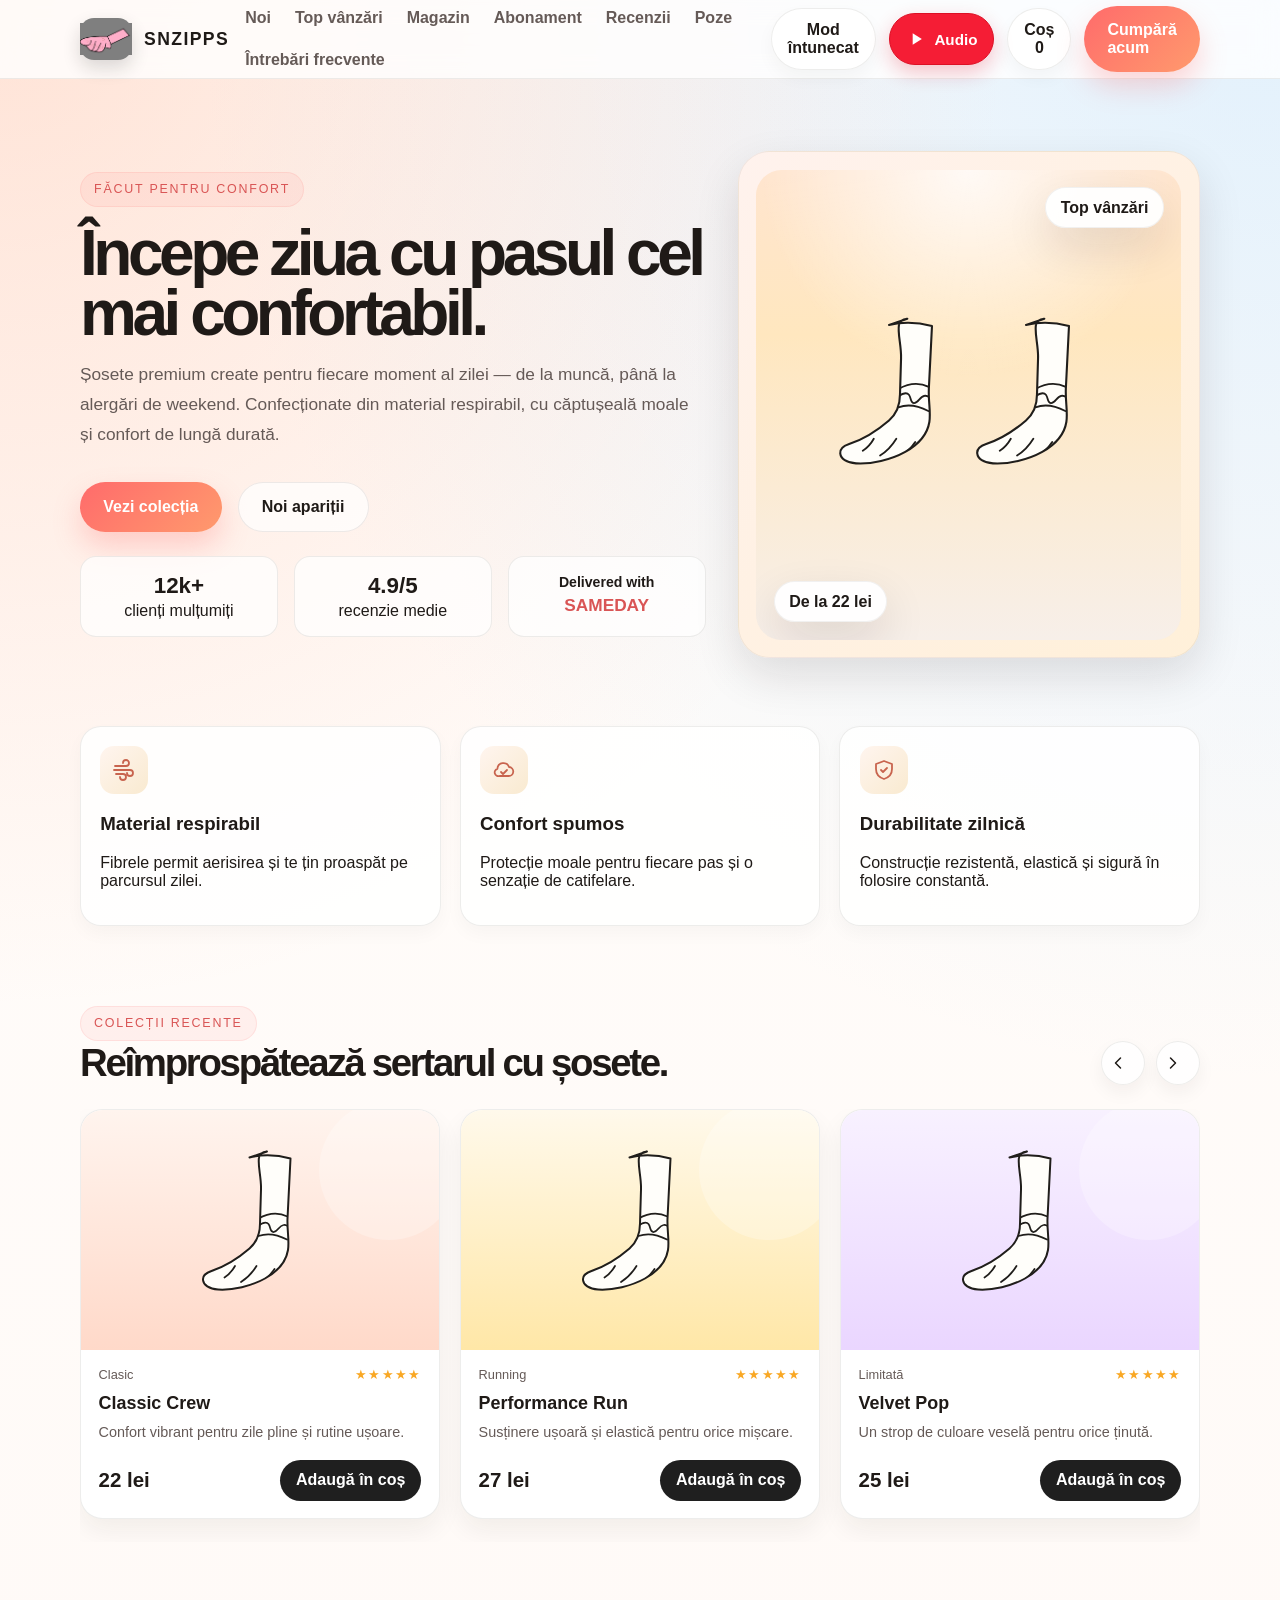
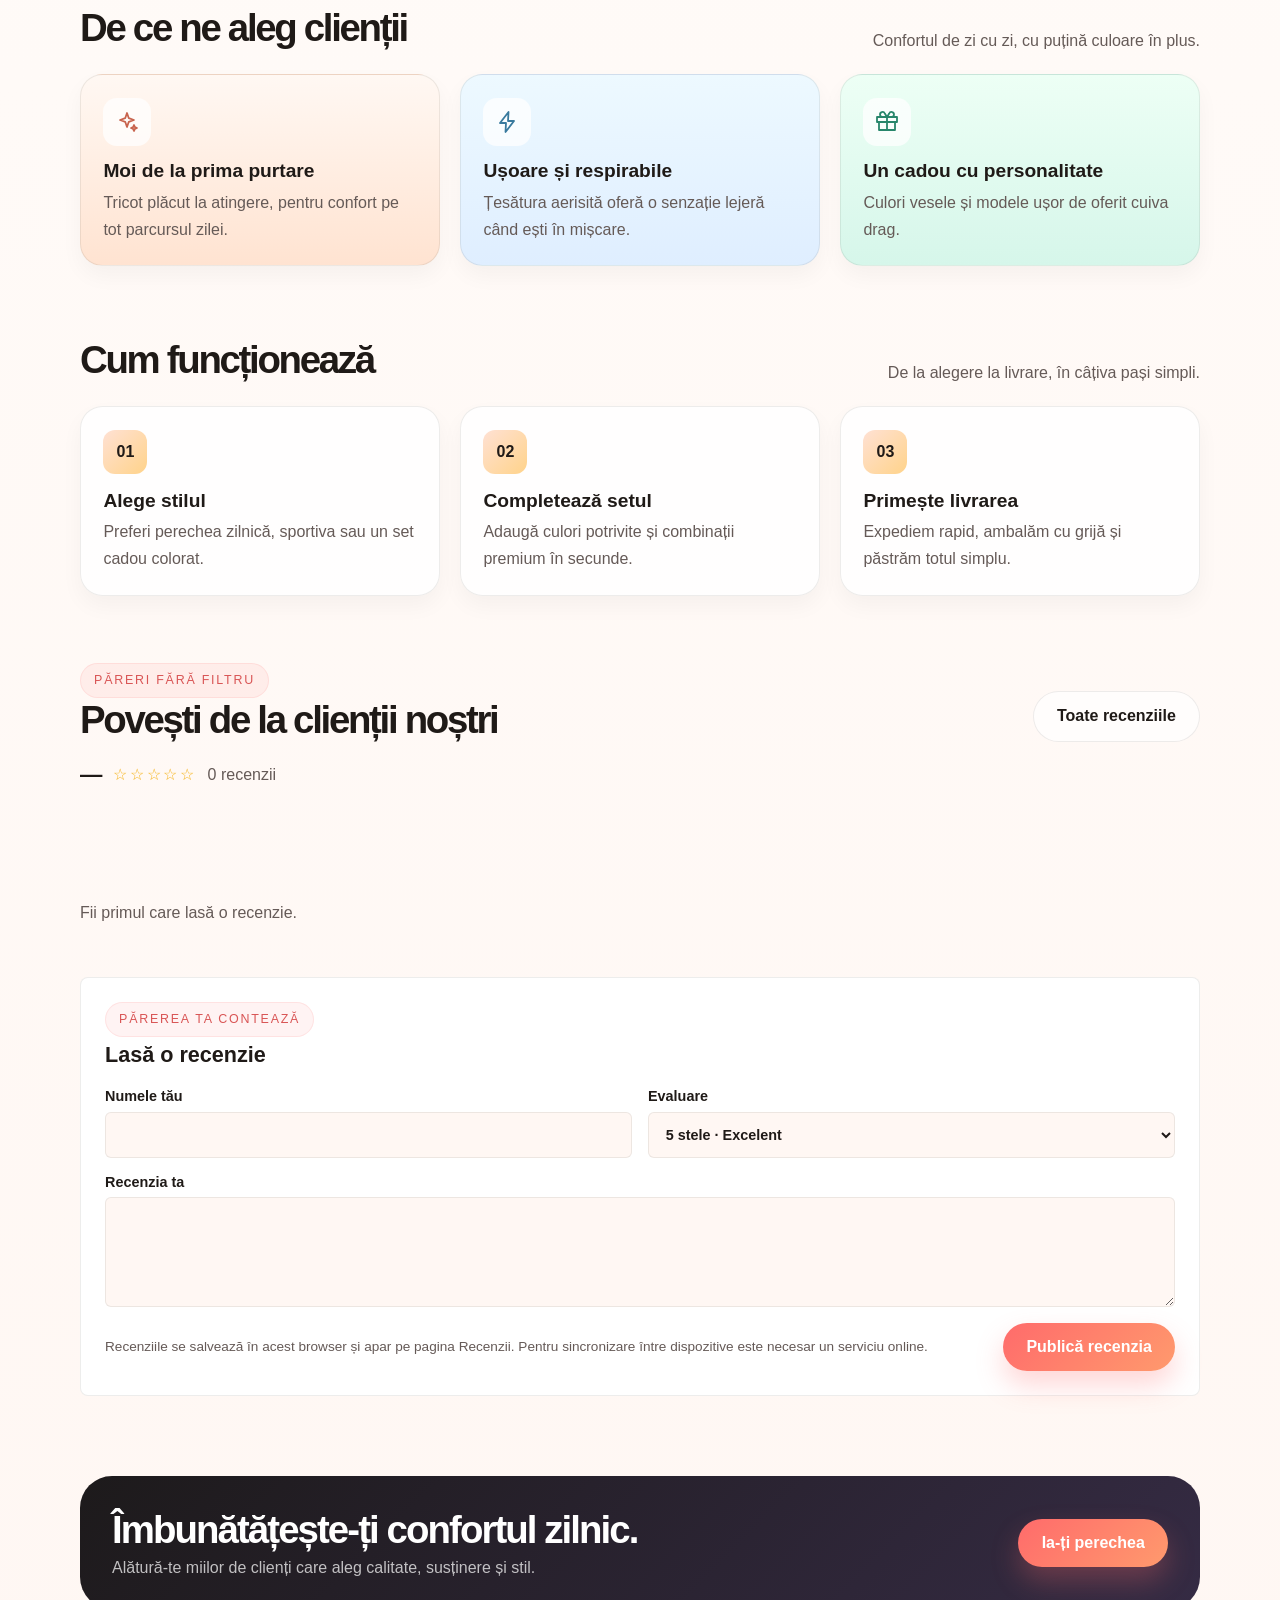
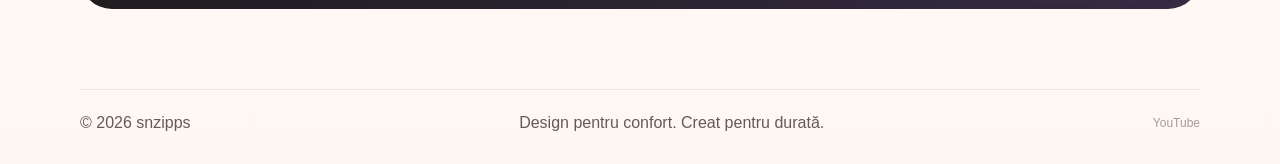
<file: index.html>
<!DOCTYPE html>
<html lang="en">
  <head>
    <meta charset="UTF-8" />
    <meta name="viewport" content="width=device-width, initial-scale=1.0" />
    <meta
      name="description"
      content="snzipps sells premium socks for everyday comfort, sports, and style."
    />
    <title>snzipps | Premium socks</title>
    <link rel="stylesheet" href="styles.css" />
  </head>
  <body>
    <header class="site-header">
      <div class="container navbar">
        <a href="#top" class="brand" aria-label="snzipps home">
          <span class="brand-mark"><img src="Screenshot 2026-10-12 182906.png" alt="" /></span>
          <span>snzipps</span>
        </a>

        <button class="menu-toggle" type="button" aria-label="Deschide meniu" aria-expanded="false">
          <span></span>
          <span></span>
          <span></span>
        </button>

        <nav class="nav-links" aria-label="Meniu principal">
          <a href="#new">Noi</a>
          <a href="#best">Top vânzări</a>
          <a href="socks.html">Magazin</a>
          <a href="subscriptions.html">Abonament</a>
          <a href="reviews.html">Recenzii</a>
          <a href="poze.html">Poze</a>
          <a href="faq.html">Întrebări frecvente</a>
        </nav>

        <div class="nav-actions">
          <button class="theme-toggle" type="button" aria-label="Schimbă tema">Mod întunecat</button>
          <button class="audio-toggle" id="audio-toggle" type="button" aria-label="Redă muzica" title="Redă muzica" aria-pressed="false">
            <svg class="audio-play" viewBox="0 0 24 24" aria-hidden="true"><path d="M8 5v14l11-7L8 5Z" /></svg>
            <svg class="audio-pause" viewBox="0 0 24 24" aria-hidden="true"><path d="M7 5h3v14H7zM14 5h3v14h-3z" /></svg>
            <span>Audio</span>
          </button>
          <button class="cart-pill" id="cart-toggle" type="button" aria-label="Deschide coșul de cumpărături" aria-haspopup="dialog" aria-controls="cart-dialog">
            Coș <span id="cart-count" aria-live="polite">0</span>
          </button>
          <a href="socks.html" class="button">Cumpără acum</a>
        </div>
      </div>
    </header>

    <audio id="site-audio" preload="metadata" autoplay loop><source src="aqua-sound.mp3" type="audio/mpeg" /></audio>

    <dialog class="cart-dialog" id="cart-dialog" aria-labelledby="cart-title">
      <div class="cart-panel">
        <div class="cart-header">
          <div>
            <span class="eyebrow small">Comanda ta</span>
            <h2 id="cart-title">Coșul tău</h2>
          </div>
          <button class="cart-close" type="button" aria-label="Închide coșul">
            <svg viewBox="0 0 24 24" aria-hidden="true"><path d="m6 6 12 12M18 6 6 18" /></svg>
          </button>
        </div>
        <div class="cart-items" id="cart-items"></div>
        <div class="cart-empty" id="cart-empty" hidden>
          <span class="cart-empty-mark" aria-hidden="true">S</span>
          <p>Coșul tău este gol.</p>
          <span>Alege o pereche care ți se potrivește.</span>
        </div>
        <div class="cart-footer">
          <div class="cart-subtotal"><span>Subtotal</span><strong id="cart-subtotal">0 lei</strong></div>
          <p>Transportul se calculează la finalizarea comenzii.</p>
          <a class="button cart-checkout" href="checkout.html">Finalizează comanda</a>
          <button class="button cart-continue" type="button">Continuă cumpărăturile</button>
        </div>
      </div>
    </dialog>

    <main id="top">
      <section class="hero">
        <div class="container hero-inner">
          <div>
            <span class="eyebrow">Făcut pentru confort</span>
            <h1>Începe ziua cu pasul cel mai confortabil.</h1>
            <p>
              Șosete premium create pentru fiecare moment al zilei — de la muncă,
              până la alergări de weekend. Confecționate din material respirabil,
              cu căptușeală moale și confort de lungă durată.
            </p>

            <div class="hero-actions">
              <a href="#shop" class="button">Vezi colecția</a>
              <a href="#new" class="button secondary">Noi apariții</a>
            </div>

            <div class="stats" aria-label="Statistici magazin">
              <div class="stat">
                <strong>12k+</strong>
                <span>clienți mulțumiți</span>
              </div>
              <div class="stat">
                <strong>4.9/5</strong>
                <span>recenzie medie</span>
              </div>
              <div class="stat">
                <strong class="delivery-stat">Delivered with <span>SAMEDAY</span></strong>
              </div>
            </div>
          </div>

          <a class="hero-card" href="#shop" aria-label="Vezi colecția recentă de șosete">
            <div class="sock-display">
              <span class="badge top">Top vânzări</span>
              <div class="sock-art">
                <div class="sock-pair">
                  <div class="sock"></div>
                  <div class="sock"></div>
                </div>
              </div>
              <div class="badge bottom">De la 22 lei</div>
            </div>
          </a>
        </div>
      </section>

      <section class="container spotlight" id="new" aria-label="Caracteristici produse">
        <article class="feature">
          <div class="icon" aria-hidden="true">
            <svg viewBox="0 0 24 24" fill="none"><path d="M3 8h11a3 3 0 1 0-3-3M2 12h16a3 3 0 1 1-3 3M4 16h7a3 3 0 1 1-3 3" /></svg>
          </div>
          <h3>Material respirabil</h3>
          <p>Fibrele permit aerisirea și te țin proaspăt pe parcursul zilei.</p>
        </article>
        <article class="feature">
          <div class="icon" aria-hidden="true">
            <svg viewBox="0 0 24 24" fill="none"><path d="M7.5 18h9a4.5 4.5 0 0 0 .5-9 6 6 0 0 0-11.6 1.8A3.7 3.7 0 0 0 7.5 18Z" /><path d="m9 14 2 2 4-4" /></svg>
          </div>
          <h3>Confort spumos</h3>
          <p>Protecție moale pentru fiecare pas și o senzație de catifelare.</p>
        </article>
        <article class="feature">
          <div class="icon" aria-hidden="true">
            <svg viewBox="0 0 24 24" fill="none"><path d="M12 3 20 6v5c0 5-3.4 8.5-8 10-4.6-1.5-8-5-8-10V6l8-3Z" /><path d="m9 12 2 2 4-4" /></svg>
          </div>
          <h3>Durabilitate zilnică</h3>
          <p>Construcție rezistentă, elastică și sigură în folosire constantă.</p>
        </article>
      </section>

      <section class="container slider-section" id="shop">
        <div class="section-header" id="best">
          <div>
            <span class="eyebrow small">Colecții recente</span>
            <h2>Reîmprospătează sertarul cu șosete.</h2>
          </div>
          <div class="slider-controls" aria-label="Comenzi slider">
            <button type="button" class="slider-button prev" aria-label="Produs anterior"><svg viewBox="0 0 24 24" fill="none" aria-hidden="true"><path d="m15 18-6-6 6-6" /></svg></button>
            <button type="button" class="slider-button next" aria-label="Produs următor"><svg viewBox="0 0 24 24" fill="none" aria-hidden="true"><path d="m9 18 6-6-6-6" /></svg></button>
          </div>
        </div>

        <div class="product-slider" aria-live="polite">
          <div class="slider-track">
            <article class="product-slide">
              <div class="product-card">
                <div class="product-image peach-bg">
                  <div class="sock-figure coral">
                    <span class="sock-band"></span>
                    <span class="sock-toe"></span>
                  </div>
                </div>
                <div class="product-meta">
                  <div class="product-tags">
                    <span>Clasic</span>
                    <span class="rating">★★★★★</span>
                  </div>
                  <h3 class="product-title">Classic Crew</h3>
                  <p class="product-copy">Confort vibrant pentru zile pline și rutine ușoare.</p>
                  <div class="product-bottom">
                    <span class="price">22 lei</span>
                    <button type="button" class="add-button">Adaugă în coș</button>
                  </div>
                </div>
              </div>
            </article>

            <article class="product-slide">
              <div class="product-card">
                <div class="product-image gold-bg">
                  <div class="sock-figure golden">
                    <span class="sock-band"></span>
                    <span class="sock-toe"></span>
                  </div>
                </div>
                <div class="product-meta">
                  <div class="product-tags">
                    <span>Running</span>
                    <span class="rating">★★★★★</span>
                  </div>
                  <h3 class="product-title">Performance Run</h3>
                  <p class="product-copy">Susținere ușoară și elastică pentru orice mișcare.</p>
                  <div class="product-bottom">
                    <span class="price">27 lei</span>
                    <button type="button" class="add-button">Adaugă în coș</button>
                  </div>
                </div>
              </div>
            </article>

            <article class="product-slide">
              <div class="product-card">
                <div class="product-image lilac-bg">
                  <div class="sock-figure purple">
                    <span class="sock-band"></span>
                    <span class="sock-toe"></span>
                  </div>
                </div>
                <div class="product-meta">
                  <div class="product-tags">
                    <span>Limitată</span>
                    <span class="rating">★★★★★</span>
                  </div>
                  <h3 class="product-title">Velvet Pop</h3>
                  <p class="product-copy">Un strop de culoare veselă pentru orice ținută.</p>
                  <div class="product-bottom">
                    <span class="price">25 lei</span>
                    <button type="button" class="add-button">Adaugă în coș</button>
                  </div>
                </div>
              </div>
            </article>

            <article class="product-slide">
              <div class="product-card">
                <div class="product-image mint-bg">
                  <div class="sock-figure mint">
                    <span class="sock-band"></span>
                    <span class="sock-toe"></span>
                  </div>
                </div>
                <div class="product-meta">
                  <div class="product-tags">
                    <span>Confort</span>
                    <span class="rating">★★★★★</span>
                  </div>
                  <h3 class="product-title">Night Knit</h3>
                  <p class="product-copy">Textură foarte moale pentru sosete de seară și odihnă.</p>
                  <div class="product-bottom">
                    <span class="price">30 lei</span>
                    <button type="button" class="add-button">Adaugă în coș</button>
                  </div>
                </div>
              </div>
            </article>
          </div>
        </div>
      </section>

      <section class="container info-section">
        <div class="section-header">
          <h2>De ce ne aleg clienții</h2>
          <p>Confortul de zi cu zi, cu puțină culoare în plus.</p>
        </div>

        <div class="story-grid">
          <article class="story-card warm">
            <span class="story-icon" aria-hidden="true"><svg viewBox="0 0 24 24" fill="none"><path d="m12 3 1.8 5.2L19 10l-5.2 1.8L12 17l-1.8-5.2L5 10l5.2-1.8L12 3Z" /><path d="m19 15 .9 2.1L22 18l-2.1.9L19 21l-.9-2.1L16 18l2.1-.9L19 15Z" /></svg></span>
            <h3>Moi de la prima purtare</h3>
            <p>Tricot plăcut la atingere, pentru confort pe tot parcursul zilei.</p>
          </article>
          <article class="story-card cool">
            <span class="story-icon" aria-hidden="true"><svg viewBox="0 0 24 24" fill="none"><path d="M13.5 2 5 13h6l-.5 9L19 11h-6l.5-9Z" /></svg></span>
            <h3>Ușoare și respirabile</h3>
            <p>Țesătura aerisită oferă o senzație lejeră când ești în mișcare.</p>
          </article>
          <article class="story-card mint">
            <span class="story-icon" aria-hidden="true"><svg viewBox="0 0 24 24" fill="none"><path d="M20 12v8H4v-8M2 7h20v5H2zM12 7v13" /><path d="M12 7H7.5a2.5 2.5 0 1 1 2.3-3.5L12 7Zm0 0h4.5a2.5 2.5 0 1 0-2.3-3.5L12 7Z" /></svg></span>
            <h3>Un cadou cu personalitate</h3>
            <p>Culori vesele și modele ușor de oferit cuiva drag.</p>
          </article>
        </div>
      </section>

      <section class="container process-section">
        <div class="section-header">
          <h2>Cum funcționează</h2>
          <p>De la alegere la livrare, în câțiva pași simpli.</p>
        </div>

        <div class="process-grid">
          <div class="process-step">
            <span>01</span>
            <h3>Alege stilul</h3>
            <p>Preferi perechea zilnică, sportiva sau un set cadou colorat.</p>
          </div>
          <div class="process-step">
            <span>02</span>
            <h3>Completează setul</h3>
            <p>Adaugă culori potrivite și combinații premium în secunde.</p>
          </div>
          <div class="process-step">
            <span>03</span>
            <h3>Primește livrarea</h3>
            <p>Expediem rapid, ambalăm cu grijă și păstrăm totul simplu.</p>
          </div>
        </div>
      </section>

      <section class="container testimonials-section" id="reviews" aria-labelledby="home-reviews-title">
        <div class="review-overview">
          <div class="section-header">
            <div>
              <span class="eyebrow small">Păreri fără filtru</span>
              <h2 id="home-reviews-title">Povești de la clienții noștri</h2>
            </div>
            <a class="button secondary review-all-link" href="reviews.html">Toate recenziile</a>
          </div>
          <div class="review-summary" aria-live="polite">
            <strong class="review-average" id="review-average">—</strong>
            <span class="stars" id="review-average-stars" aria-hidden="true">☆☆☆☆☆</span>
            <span id="review-count">Nicio recenzie încă</span>
          </div>
          <div class="testimonial-grid" id="review-list" data-review-limit="3" aria-live="polite"></div>
          <p class="review-empty" id="review-empty" role="status" hidden>Fii primul care lasă o recenzie.</p>
        </div>

        <form class="review-form" id="review-form">
          <div class="review-form-heading">
            <span class="eyebrow small">Părerea ta contează</span>
            <h3>Lasă o recenzie</h3>
          </div>
          <div class="review-fields">
            <label class="review-field" for="review-name">
              Numele tău
              <input id="review-name" name="name" type="text" maxlength="60" autocomplete="name" required />
            </label>
            <label class="review-field" for="review-rating">
              Evaluare
              <select id="review-rating" name="rating" required>
                <option value="5">5 stele · Excelent</option>
                <option value="4">4 stele · Foarte bine</option>
                <option value="3">3 stele · Bine</option>
                <option value="2">2 stele · Acceptabil</option>
                <option value="1">1 stea · Slab</option>
              </select>
            </label>
            <label class="review-field review-field-full" for="review-comment">
              Recenzia ta
              <textarea id="review-comment" name="comment" rows="4" maxlength="600" required></textarea>
            </label>
          </div>
          <div class="review-form-footer">
            <p class="review-note">Recenziile se salvează în acest browser și apar pe pagina Recenzii. Pentru sincronizare între dispozitive este necesar un serviciu online.</p>
            <button class="button" type="submit">Publică recenzia</button>
          </div>
          <p class="review-status" id="review-status" role="status" hidden></p>
        </form>
      </section>

      <section class="container">
        <div class="banner">
          <div>
            <h3>Îmbunătățește-ți confortul zilnic.</h3>
            <p>Alătură-te miilor de clienți care aleg calitate, susținere și stil.</p>
          </div>
          <a href="#shop" class="button">Ia-ți perechea</a>
        </div>
      </section>
    </main>

    <footer class="site-footer">
      <div class="container footer-inner">
        <span>© <span id="year"></span> snzipps</span>
        <span>Design pentru confort. Creat pentru durată.</span>
        <a class="footer-video-link" href="https://www.youtube.com/watch?v=GMThmDxqTkU" target="_blank" rel="noopener noreferrer">YouTube</a>
      </div>
    </footer>

    <script src="script.js"></script>
  </body>
</html>
</file>
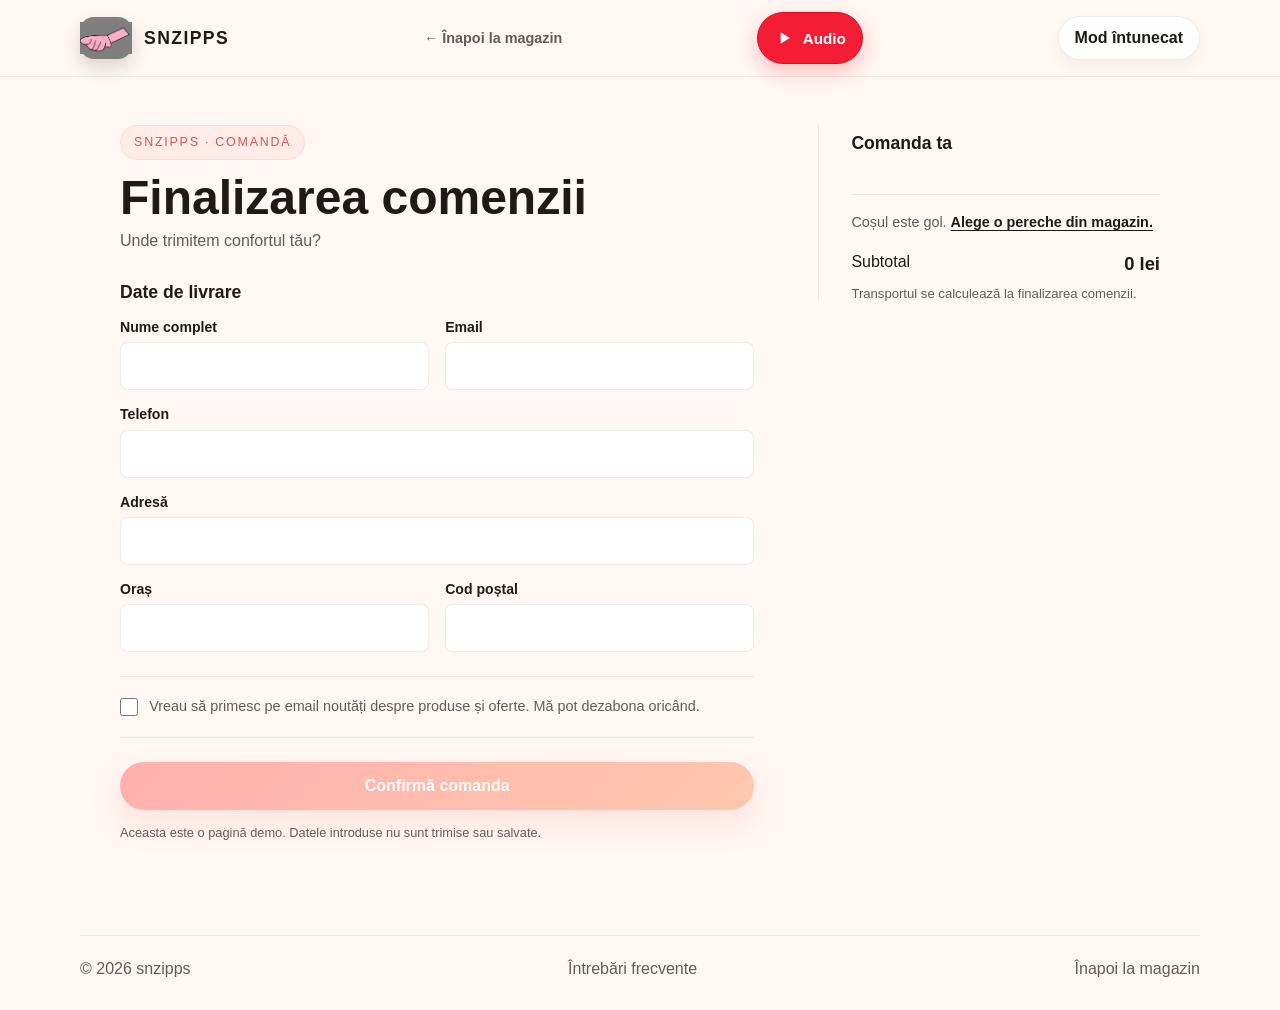
<file: checkout.html>
<!DOCTYPE html>
<html lang="ro">
  <head>
    <meta charset="UTF-8" />
    <meta name="viewport" content="width=device-width, initial-scale=1.0" />
    <meta name="description" content="Finalizează comanda ta snzipps." />
    <title>Finalizarea comenzii | snzipps</title>
    <link rel="stylesheet" href="styles.css" />
  </head>
  <body class="checkout-body">
    <header class="checkout-header">
      <div class="container checkout-header-inner">
        <a href="index.html#top" class="brand" aria-label="snzipps, pagina principală">
          <span class="brand-mark"><img src="Screenshot 2026-10-12 182906.png" alt="" /></span>
          <span>snzipps</span>
        </a>
        <a class="checkout-back" href="socks.html">← Înapoi la magazin</a>
        <button class="audio-toggle" id="audio-toggle" type="button" aria-label="Redă muzica" title="Redă muzica" aria-pressed="false">
          <svg class="audio-play" viewBox="0 0 24 24" aria-hidden="true"><path d="M8 5v14l11-7L8 5Z" /></svg>
          <svg class="audio-pause" viewBox="0 0 24 24" aria-hidden="true"><path d="M7 5h3v14H7zM14 5h3v14h-3z" /></svg>
          <span>Audio</span>
        </button>
        <button class="theme-toggle" type="button" aria-label="Schimbă tema">Mod întunecat</button>
      </div>
    </header>

    <audio id="site-audio" preload="metadata" autoplay loop><source src="aqua-sound.mp3" type="audio/mpeg" /></audio>

    <main class="checkout-layout">
      <section class="checkout-main" aria-labelledby="checkout-title">
        <span class="eyebrow small">snzipps · comandă</span>
        <h1 id="checkout-title">Finalizarea comenzii</h1>
        <p class="checkout-intro">Unde trimitem confortul tău?</p>

        <form id="checkout-form">
          <h2 class="checkout-section-title">Date de livrare</h2>
          <div class="checkout-fields">
            <label class="checkout-field" for="checkout-name">
              Nume complet
              <input id="checkout-name" name="name" type="text" autocomplete="name" required />
            </label>
            <label class="checkout-field" for="checkout-email">
              Email
              <input id="checkout-email" name="email" type="email" autocomplete="email" required />
            </label>
            <label class="checkout-field full" for="checkout-phone">
              Telefon
              <input id="checkout-phone" name="phone" type="tel" autocomplete="tel" required />
            </label>
            <label class="checkout-field full" for="checkout-address">
              Adresă
              <input id="checkout-address" name="address" type="text" autocomplete="street-address" required />
            </label>
            <label class="checkout-field" for="checkout-city">
              Oraș
              <input id="checkout-city" name="city" type="text" autocomplete="address-level2" required />
            </label>
            <label class="checkout-field" for="checkout-postal">
              Cod poștal
              <input id="checkout-postal" name="postal-code" type="text" autocomplete="postal-code" required />
            </label>
          </div>

          <label class="newsletter-optin" for="checkout-news">
            <input id="checkout-news" name="store-news" type="checkbox" />
            <span>Vreau să primesc pe email noutăți despre produse și oferte. Mă pot dezabona oricând.</span>
          </label>

          <button class="button checkout-submit" id="checkout-submit" type="submit">Confirmă comanda</button>
          <p class="checkout-note">Aceasta este o pagină demo. Datele introduse nu sunt trimise sau salvate.</p>
          <p class="checkout-status" id="checkout-status" role="status" hidden></p>
        </form>
      </section>

      <aside class="order-summary" aria-labelledby="order-summary-title">
        <h2 id="order-summary-title">Comanda ta</h2>
        <ul class="checkout-items" id="checkout-items" aria-live="polite"></ul>
        <p class="checkout-empty" id="checkout-empty" hidden>Coșul este gol. <a href="socks.html">Alege o pereche din magazin.</a></p>
        <div class="checkout-total"><span>Subtotal</span><strong id="checkout-total">0 lei</strong></div>
        <p class="checkout-shipping">Transportul se calculează la finalizarea comenzii.</p>
      </aside>
    </main>

    <footer class="site-footer">
      <div class="container footer-inner">
        <a href="index.html#top">© <span id="year"></span> snzipps</a>
        <a href="faq.html">Întrebări frecvente</a>
        <a href="socks.html">Înapoi la magazin</a>
      </div>
    </footer>

    <script src="script.js"></script>
  </body>
</html>
</file>
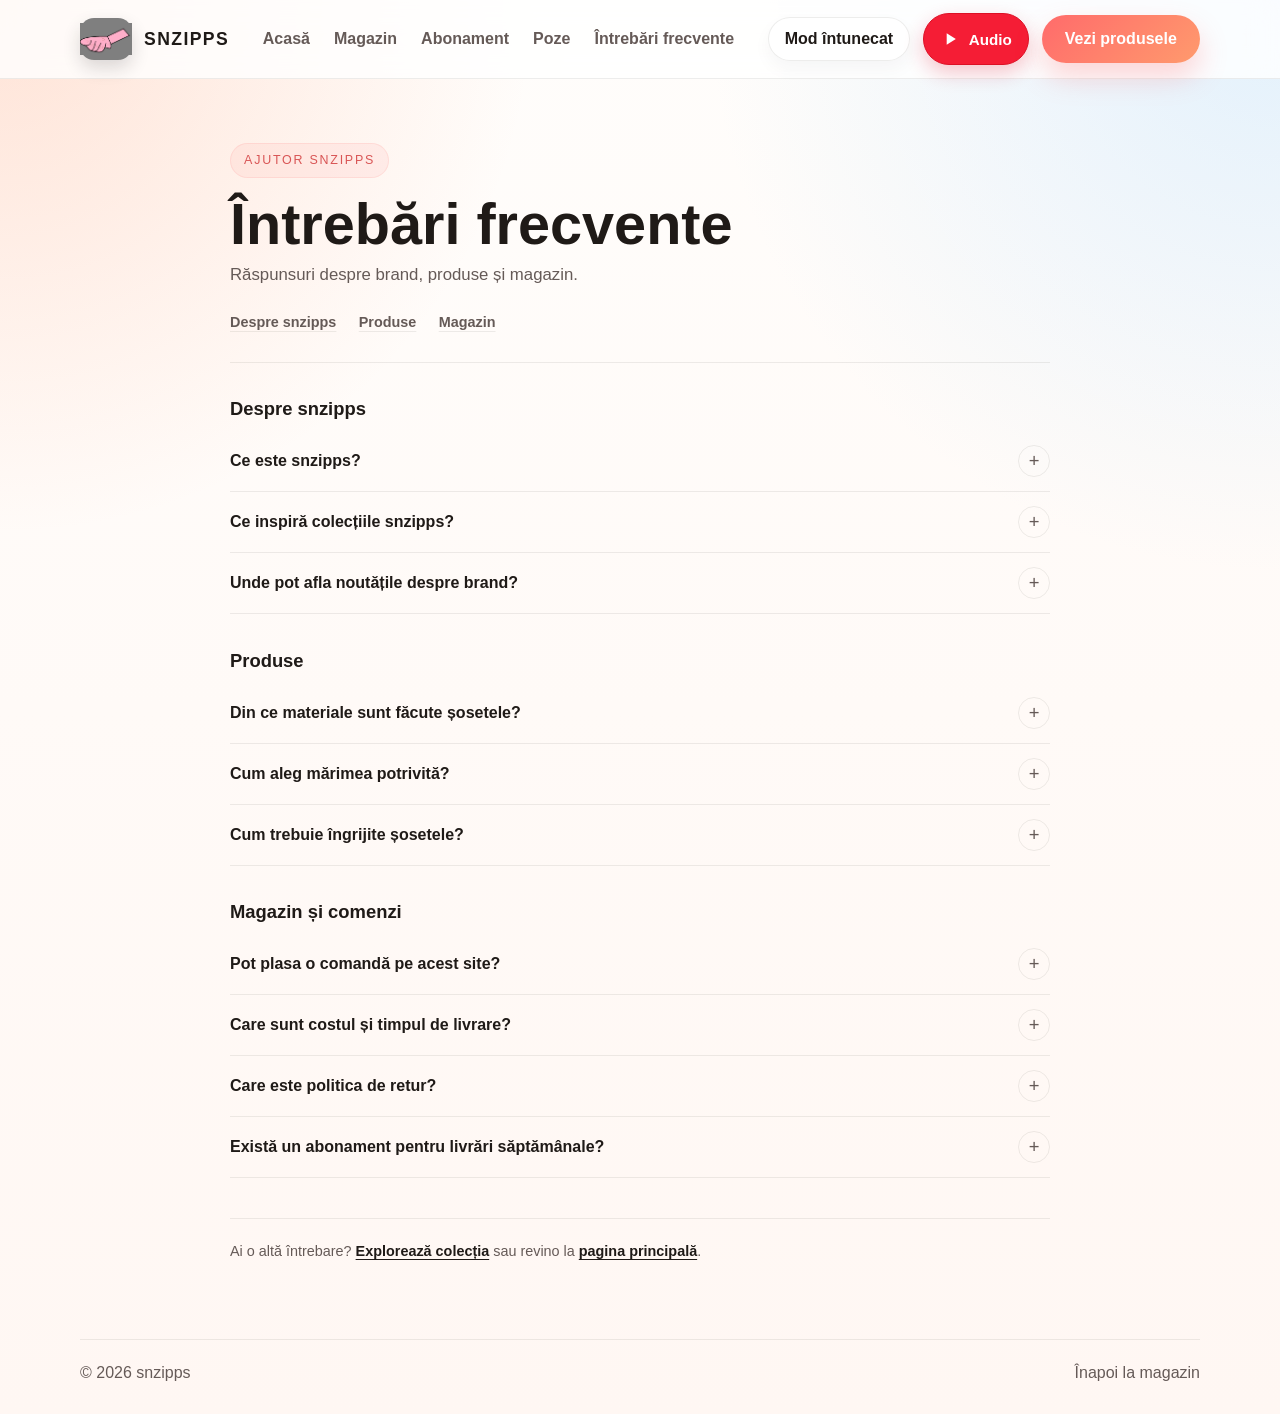
<file: faq.html>
<!DOCTYPE html>
<html lang="ro">
  <head>
    <meta charset="UTF-8" />
    <meta name="viewport" content="width=device-width, initial-scale=1.0" />
    <meta name="description" content="Răspunsuri despre snzipps, colecția de șosete și magazin." />
    <title>Întrebări frecvente | snzipps</title>
    <link rel="stylesheet" href="styles.css" />
  </head>
  <body>
    <header class="site-header">
      <div class="container navbar">
        <a href="index.html#top" class="brand" aria-label="snzipps, pagina principală">
          <span class="brand-mark"><img src="Screenshot 2026-10-12 182906.png" alt="" /></span>
          <span>snzipps</span>
        </a>

        <button class="menu-toggle" type="button" aria-label="Deschide meniul" aria-expanded="false">
          <span></span>
          <span></span>
          <span></span>
        </button>

        <nav class="nav-links" aria-label="Meniu principal">
          <a href="index.html#top">Acasă</a>
          <a href="socks.html#shop">Magazin</a>
          <a href="subscriptions.html">Abonament</a>
          <a href="poze.html">Poze</a>
          <a href="faq.html" aria-current="page">Întrebări frecvente</a>
        </nav>

        <div class="nav-actions">
          <button class="theme-toggle" type="button" aria-label="Schimbă tema">Mod întunecat</button>
          <button class="audio-toggle" id="audio-toggle" type="button" aria-label="Redă muzica" title="Redă muzica" aria-pressed="false">
            <svg class="audio-play" viewBox="0 0 24 24" aria-hidden="true"><path d="M8 5v14l11-7L8 5Z" /></svg>
            <svg class="audio-pause" viewBox="0 0 24 24" aria-hidden="true"><path d="M7 5h3v14H7zM14 5h3v14h-3z" /></svg>
            <span>Audio</span>
          </button>
          <a href="socks.html" class="button">Vezi produsele</a>
        </div>
      </div>
    </header>

    <audio id="site-audio" preload="metadata" autoplay loop><source src="aqua-sound.mp3" type="audio/mpeg" /></audio>

    <main class="faq-layout" id="top">
      <section class="faq-intro" aria-labelledby="faq-title">
        <span class="eyebrow small">Ajutor snzipps</span>
        <h1 id="faq-title">Întrebări frecvente</h1>
        <p>Răspunsuri despre brand, produse și magazin.</p>
        <nav class="faq-topics" aria-label="Categorii de întrebări">
          <a href="#despre">Despre snzipps</a>
          <a href="#produse">Produse</a>
          <a href="#magazin">Magazin</a>
        </nav>
      </section>

      <section class="faq-group" id="despre" aria-labelledby="faq-about-title">
        <h2 id="faq-about-title">Despre snzipps</h2>
        <details class="faq-item" name="snzipps-faq">
          <summary>Ce este snzipps?</summary>
          <p>snzipps este un brand dedicat șosetelor de zi cu zi, cu accent pe confort, culori și modele ușor de purtat.</p>
        </details>
        <details class="faq-item" name="snzipps-faq">
          <summary>Ce inspiră colecțiile snzipps?</summary>
          <p>Ideea este simplă: obiectele pe care le porți zilnic pot fi confortabile și pot avea, în același timp, un strop de personalitate.</p>
        </details>
        <details class="faq-item" name="snzipps-faq">
          <summary>Unde pot afla noutățile despre brand?</summary>
          <p>Poți bifa opțiunea pentru noutăți prin email în formularul de checkout. Abonarea este opțională.</p>
        </details>
      </section>

      <section class="faq-group" id="produse" aria-labelledby="faq-products-title">
        <h2 id="faq-products-title">Produse</h2>
        <details class="faq-item" name="snzipps-faq">
          <summary>Din ce materiale sunt făcute șosetele?</summary>
          <p>Compoziția exactă depinde de model și va fi afișată în detaliile fiecărui produs înainte ca magazinul să accepte comenzi reale.</p>
        </details>
        <details class="faq-item" name="snzipps-faq">
          <summary>Cum aleg mărimea potrivită?</summary>
          <p>Consultă ghidul de mărimi asociat produsului. Ghidul și disponibilitatea mărimilor vor fi publicate odată cu informațiile complete ale colecției.</p>
        </details>
        <details class="faq-item" name="snzipps-faq">
          <summary>Cum trebuie îngrijite șosetele?</summary>
          <p>Urmează instrucțiunile de pe eticheta modelului ales. Recomandările pot diferi în funcție de material.</p>
        </details>
      </section>

      <section class="faq-group" id="magazin" aria-labelledby="faq-store-title">
        <h2 id="faq-store-title">Magazin și comenzi</h2>
        <details class="faq-item" name="snzipps-faq">
          <summary>Pot plasa o comandă pe acest site?</summary>
          <p>Site-ul este momentan o demonstrație. Formularul de checkout nu trimite comenzi și nu salvează datele introduse.</p>
        </details>
        <details class="faq-item" name="snzipps-faq">
          <summary>Care sunt costul și timpul de livrare?</summary>
          <p>Detaliile de livrare nu sunt încă configurate. Costul și termenul vor fi afișate clar înainte de lansarea comenzilor.</p>
        </details>
        <details class="faq-item" name="snzipps-faq">
          <summary>Care este politica de retur?</summary>
          <p>Condițiile de retur vor fi publicate înainte ca magazinul să accepte comenzi reale. Nu vrem să promitem termeni care nu sunt încă stabiliți.</p>
        </details>
        <details class="faq-item" name="snzipps-faq">
          <summary>Există un abonament pentru livrări săptămânale?</summary>
          <p>Da. Poți alege un plan lunar de €8 sau anual de €80 pentru o pereche livrată în fiecare săptămână. Pagina de abonament este momentan o demonstrație și nu procesează plăți.</p>
        </details>
      </section>

      <p class="faq-contact">Ai o altă întrebare? <a href="socks.html">Explorează colecția</a> sau revino la <a href="index.html">pagina principală</a>.</p>
    </main>

    <footer class="site-footer">
      <div class="container footer-inner">
        <a href="index.html#top">© <span id="year"></span> snzipps</a>
        <a href="socks.html">Înapoi la magazin</a>
      </div>
    </footer>

    <script src="script.js"></script>
  </body>
</html>
</file>
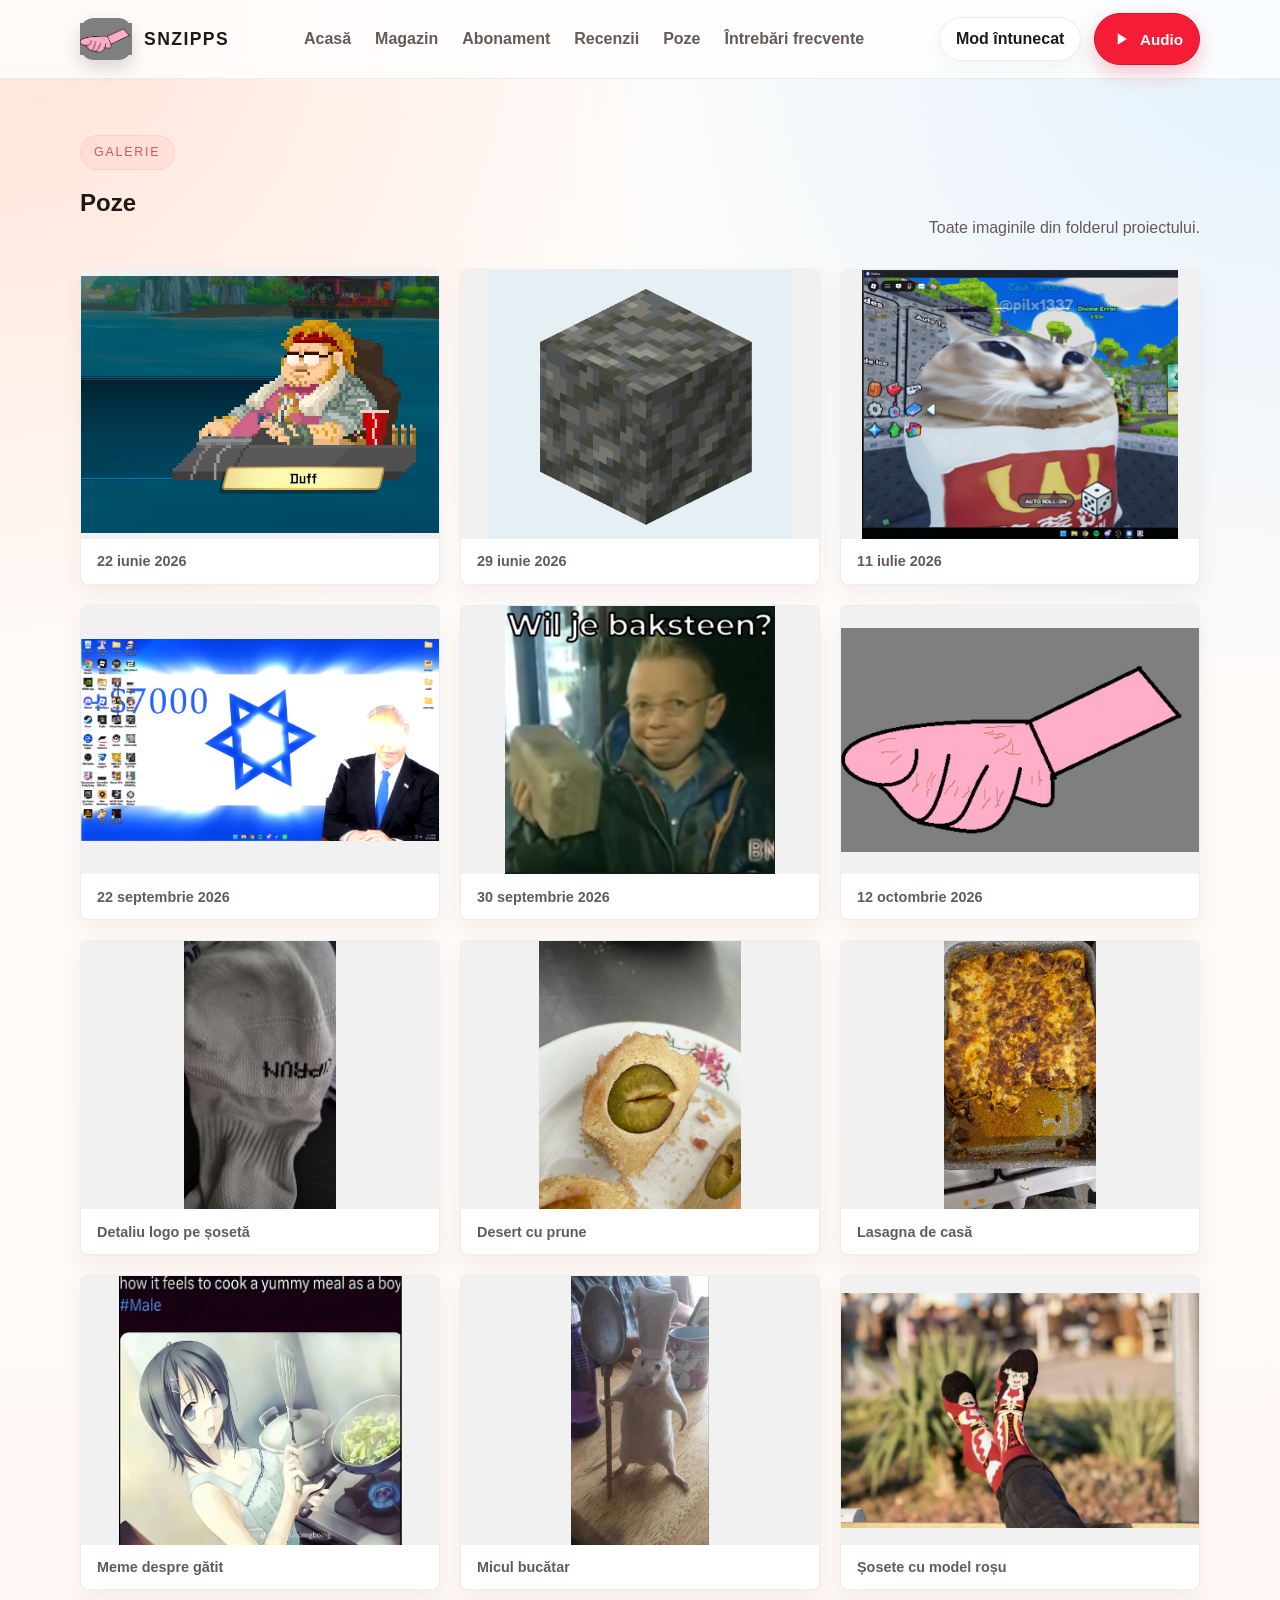
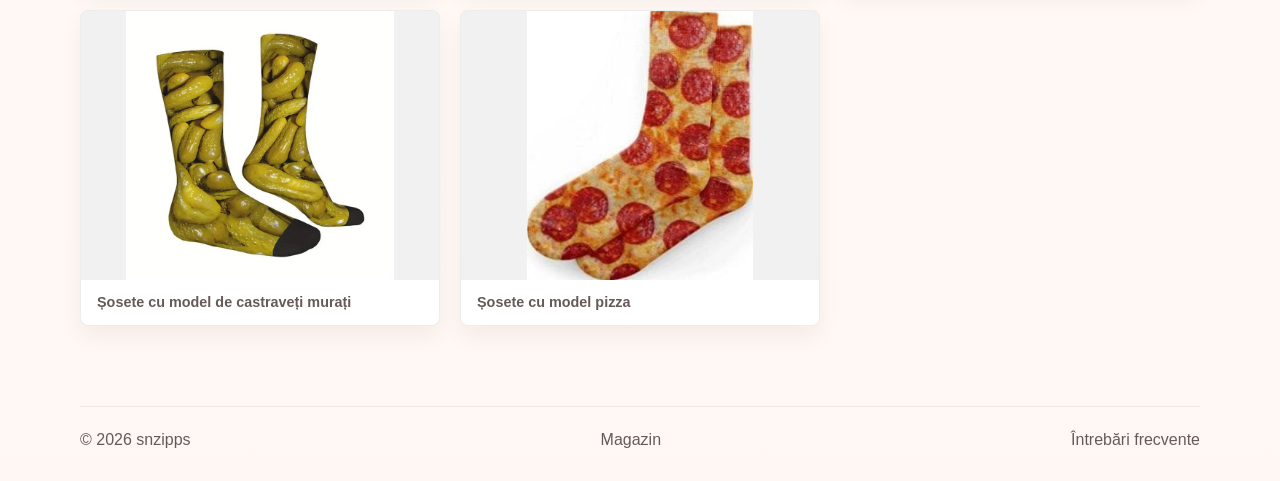
<file: poze.html>
<!DOCTYPE html>
<html lang="ro">
  <head>
    <meta charset="UTF-8" />
    <meta name="viewport" content="width=device-width, initial-scale=1.0" />
    <meta name="description" content="Galerie foto snzipps." />
    <title>Poze | snzipps</title>
    <link rel="stylesheet" href="styles.css" />
  </head>
  <body>
    <header class="site-header">
      <div class="container navbar">
        <a href="index.html#top" class="brand" aria-label="snzipps, pagina principală">
          <span class="brand-mark"><img src="Screenshot 2026-10-12 182906.png" alt="" /></span>
          <span>snzipps</span>
        </a>

        <button class="menu-toggle" type="button" aria-label="Deschide meniul" aria-expanded="false">
          <span></span>
          <span></span>
          <span></span>
        </button>

        <nav class="nav-links" aria-label="Meniu principal">
          <a href="index.html#top">Acasă</a>
          <a href="socks.html">Magazin</a>
          <a href="subscriptions.html">Abonament</a>
          <a href="reviews.html">Recenzii</a>
          <a href="poze.html" aria-current="page">Poze</a>
          <a href="faq.html">Întrebări frecvente</a>
        </nav>

        <div class="nav-actions">
          <button class="theme-toggle" type="button" aria-label="Schimbă tema">Mod întunecat</button>
          <button class="audio-toggle" id="audio-toggle" type="button" aria-label="Redă muzica" title="Redă muzica" aria-pressed="false">
            <svg class="audio-play" viewBox="0 0 24 24" aria-hidden="true"><path d="M8 5v14l11-7L8 5Z" /></svg>
            <svg class="audio-pause" viewBox="0 0 24 24" aria-hidden="true"><path d="M7 5h3v14H7zM14 5h3v14h-3z" /></svg>
            <span>Audio</span>
          </button>
        </div>
      </div>
    </header>

    <audio id="site-audio" preload="metadata" autoplay loop><source src="aqua-sound.mp3" type="audio/mpeg" /></audio>

    <main id="top">
      <section class="container photo-gallery" aria-labelledby="photos-title">
        <div class="section-header">
          <div>
            <span class="eyebrow small">Galerie</span>
            <h1 id="photos-title">Poze</h1>
          </div>
          <p>Toate imaginile din folderul proiectului.</p>
        </div>

        <div class="photo-grid">
          <figure class="photo-item">
            <img src="Screenshot 2026-06-22 225233.png" alt="Captură dintr-un joc cu o scenă pe apă" loading="lazy" />
            <figcaption>22 iunie 2026</figcaption>
          </figure>
          <figure class="photo-item">
            <img src="Screenshot 2026-06-29 101503.png" alt="Cub cu textură pixelată pe fundal deschis" loading="lazy" />
            <figcaption>29 iunie 2026</figcaption>
          </figure>
          <figure class="photo-item">
            <img src="Screenshot 2026-07-11 185500.png" alt="Captură dintr-un joc Roblox" loading="lazy" />
            <figcaption>11 iulie 2026</figcaption>
          </figure>
          <figure class="photo-item">
            <img src="Screenshot 2026-09-22 231937.png" alt="Captură de ecran a desktopului" loading="lazy" />
            <figcaption>22 septembrie 2026</figcaption>
          </figure>
          <figure class="photo-item">
            <img src="Screenshot 2026-09-30 180103.png" alt="Imagine cu text în limba neerlandeză" loading="lazy" />
            <figcaption>30 septembrie 2026</figcaption>
          </figure>
          <figure class="photo-item">
            <img src="Screenshot 2026-10-12 182906.png" alt="Ilustrație cu o mână care arată spre dreapta" loading="lazy" />
            <figcaption>12 octombrie 2026</figcaption>
          </figure>
          <figure class="photo-item">
            <img src="WhatsApp Image 2026-10-12 at 20.25.36.jpeg" alt="Detaliu alb-negru cu logo brodat pe o șosetă" loading="lazy" />
            <figcaption>Detaliu logo pe șosetă</figcaption>
          </figure>
          <figure class="photo-item">
            <img src="WhatsApp Image 2026-10-12 at 20.26.09.jpeg" alt="Desert cu prune pe o farfurie" loading="lazy" />
            <figcaption>Desert cu prune</figcaption>
          </figure>
          <figure class="photo-item">
            <img src="WhatsApp Image 2026-10-12 at 20.26.48.jpeg" alt="Tavă cu lasagna proaspăt gătită" loading="lazy" />
            <figcaption>Lasagna de casă</figcaption>
          </figure>
          <figure class="photo-item">
            <img src="WhatsApp Image 2026-10-12 at 20.27.01.jpeg" alt="Meme cu o ilustrație anime despre gătit" loading="lazy" />
            <figcaption>Meme despre gătit</figcaption>
          </figure>
          <figure class="photo-item">
            <img src="WhatsApp Image 2026-10-12 at 20.30.26.jpeg" alt="Șoricel în miniatură cu bonetă de bucătar" loading="lazy" />
            <figcaption>Micul bucătar</figcaption>
          </figure>
          <figure class="photo-item">
            <img src="WhatsApp Image 2026-10-12 at 20.30.29.jpeg" alt="Șosete roșii cu personaje, fotografiate în aer liber" loading="lazy" />
            <figcaption>Șosete cu model roșu</figcaption>
          </figure>
          <figure class="photo-item">
            <img src="WhatsApp Image 2026-10-12 at 20.32.18.jpeg" alt="Șosete cu imprimeu de castraveți murați" loading="lazy" />
            <figcaption>Șosete cu model de castraveți murați</figcaption>
          </figure>
          <figure class="photo-item">
            <img src="WhatsApp Image 2026-10-12 at 20.32.19.jpeg" alt="Șosete cu imprimeu de pizza pepperoni" loading="lazy" />
            <figcaption>Șosete cu model pizza</figcaption>
          </figure>
        </div>
      </section>
    </main>

    <footer class="site-footer">
      <div class="container footer-inner">
        <a href="index.html#top">© <span id="year"></span> snzipps</a>
        <a href="socks.html">Magazin</a>
        <a href="faq.html">Întrebări frecvente</a>
      </div>
    </footer>

    <script src="script.js"></script>
  </body>
</html>
</file>
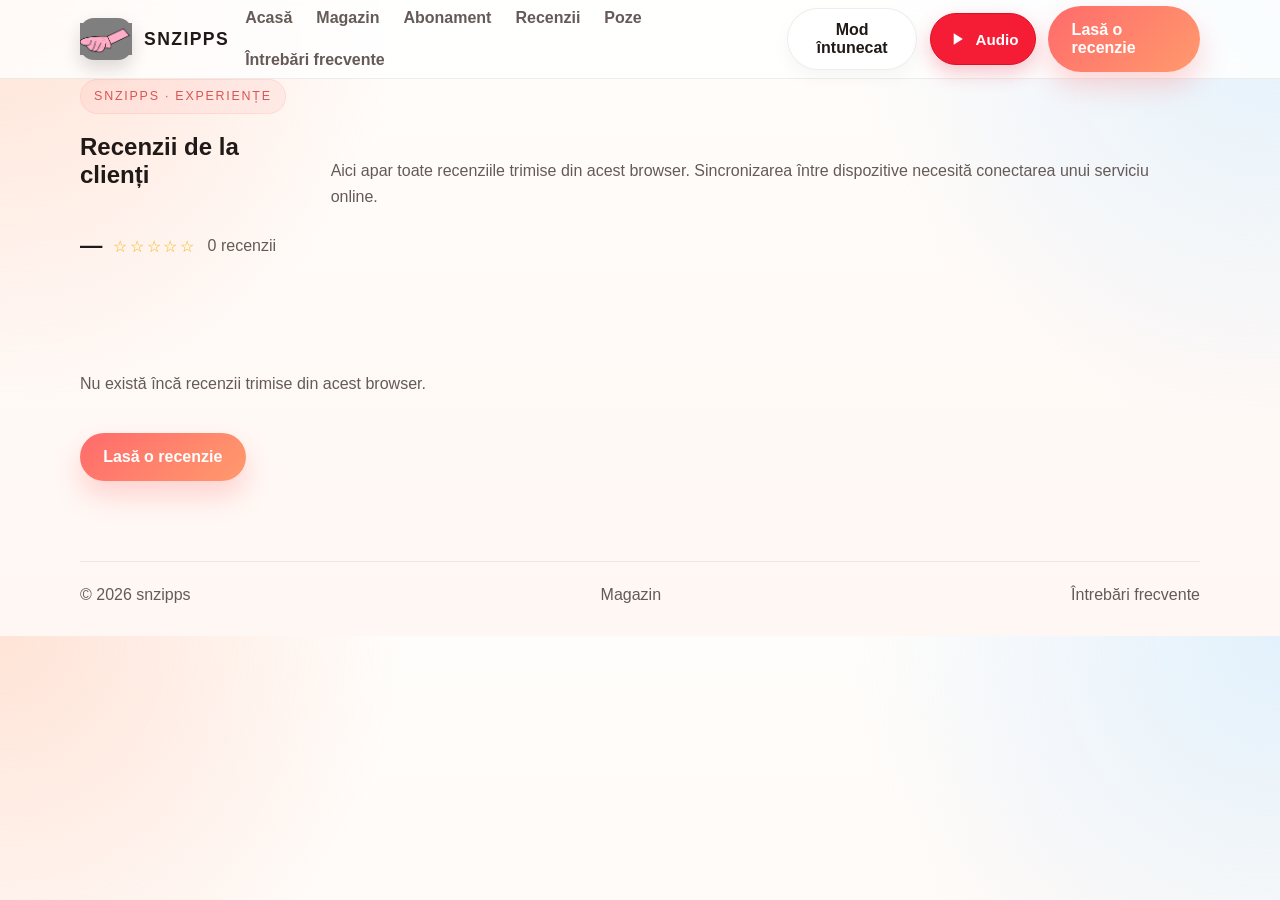
<file: reviews.html>
<!DOCTYPE html>
<html lang="ro">
  <head>
    <meta charset="UTF-8" />
    <meta name="viewport" content="width=device-width, initial-scale=1.0" />
    <meta name="description" content="Recenzii snzipps lăsate de clienți." />
    <title>Recenzii | snzipps</title>
    <link rel="stylesheet" href="styles.css" />
  </head>
  <body>
    <header class="site-header">
      <div class="container navbar">
        <a href="index.html#top" class="brand" aria-label="snzipps, pagina principală">
          <span class="brand-mark"><img src="Screenshot 2026-10-12 182906.png" alt="" /></span>
          <span>snzipps</span>
        </a>

        <button class="menu-toggle" type="button" aria-label="Deschide meniul" aria-expanded="false">
          <span></span>
          <span></span>
          <span></span>
        </button>

        <nav class="nav-links" aria-label="Meniu principal">
          <a href="index.html#top">Acasă</a>
          <a href="socks.html">Magazin</a>
          <a href="subscriptions.html">Abonament</a>
          <a href="reviews.html" aria-current="page">Recenzii</a>
          <a href="poze.html">Poze</a>
          <a href="faq.html">Întrebări frecvente</a>
        </nav>

        <div class="nav-actions">
          <button class="theme-toggle" type="button" aria-label="Schimbă tema">Mod întunecat</button>
          <button class="audio-toggle" id="audio-toggle" type="button" aria-label="Redă muzica" title="Redă muzica" aria-pressed="false">
            <svg class="audio-play" viewBox="0 0 24 24" aria-hidden="true"><path d="M8 5v14l11-7L8 5Z" /></svg>
            <svg class="audio-pause" viewBox="0 0 24 24" aria-hidden="true"><path d="M7 5h3v14H7zM14 5h3v14h-3z" /></svg>
            <span>Audio</span>
          </button>
          <a href="index.html#reviews" class="button">Lasă o recenzie</a>
        </div>
      </div>
    </header>

    <audio id="site-audio" preload="metadata" autoplay loop><source src="aqua-sound.mp3" type="audio/mpeg" /></audio>

    <main id="top">
      <section class="container testimonials-section" aria-labelledby="reviews-title">
        <div class="section-header">
          <div>
            <span class="eyebrow small">snzipps · experiențe</span>
            <h1 id="reviews-title">Recenzii de la clienți</h1>
          </div>
          <p class="review-page-note">Aici apar toate recenziile trimise din acest browser. Sincronizarea între dispozitive necesită conectarea unui serviciu online.</p>
        </div>

        <div class="review-summary" aria-live="polite">
          <strong class="review-average" id="review-average">—</strong>
          <span class="stars" id="review-average-stars" aria-hidden="true">☆☆☆☆☆</span>
          <span id="review-count">Nicio recenzie încă</span>
        </div>
        <div class="testimonial-grid" id="review-list" aria-live="polite"></div>
        <p class="review-empty" id="review-empty" role="status" hidden>Nu există încă recenzii trimise din acest browser.</p>
        <a href="index.html#reviews" class="button review-page-action">Lasă o recenzie</a>
      </section>
    </main>

    <footer class="site-footer">
      <div class="container footer-inner">
        <a href="index.html#top">© <span id="year"></span> snzipps</a>
        <a href="socks.html">Magazin</a>
        <a href="faq.html">Întrebări frecvente</a>
      </div>
    </footer>

    <script src="script.js"></script>
  </body>
</html>
</file>
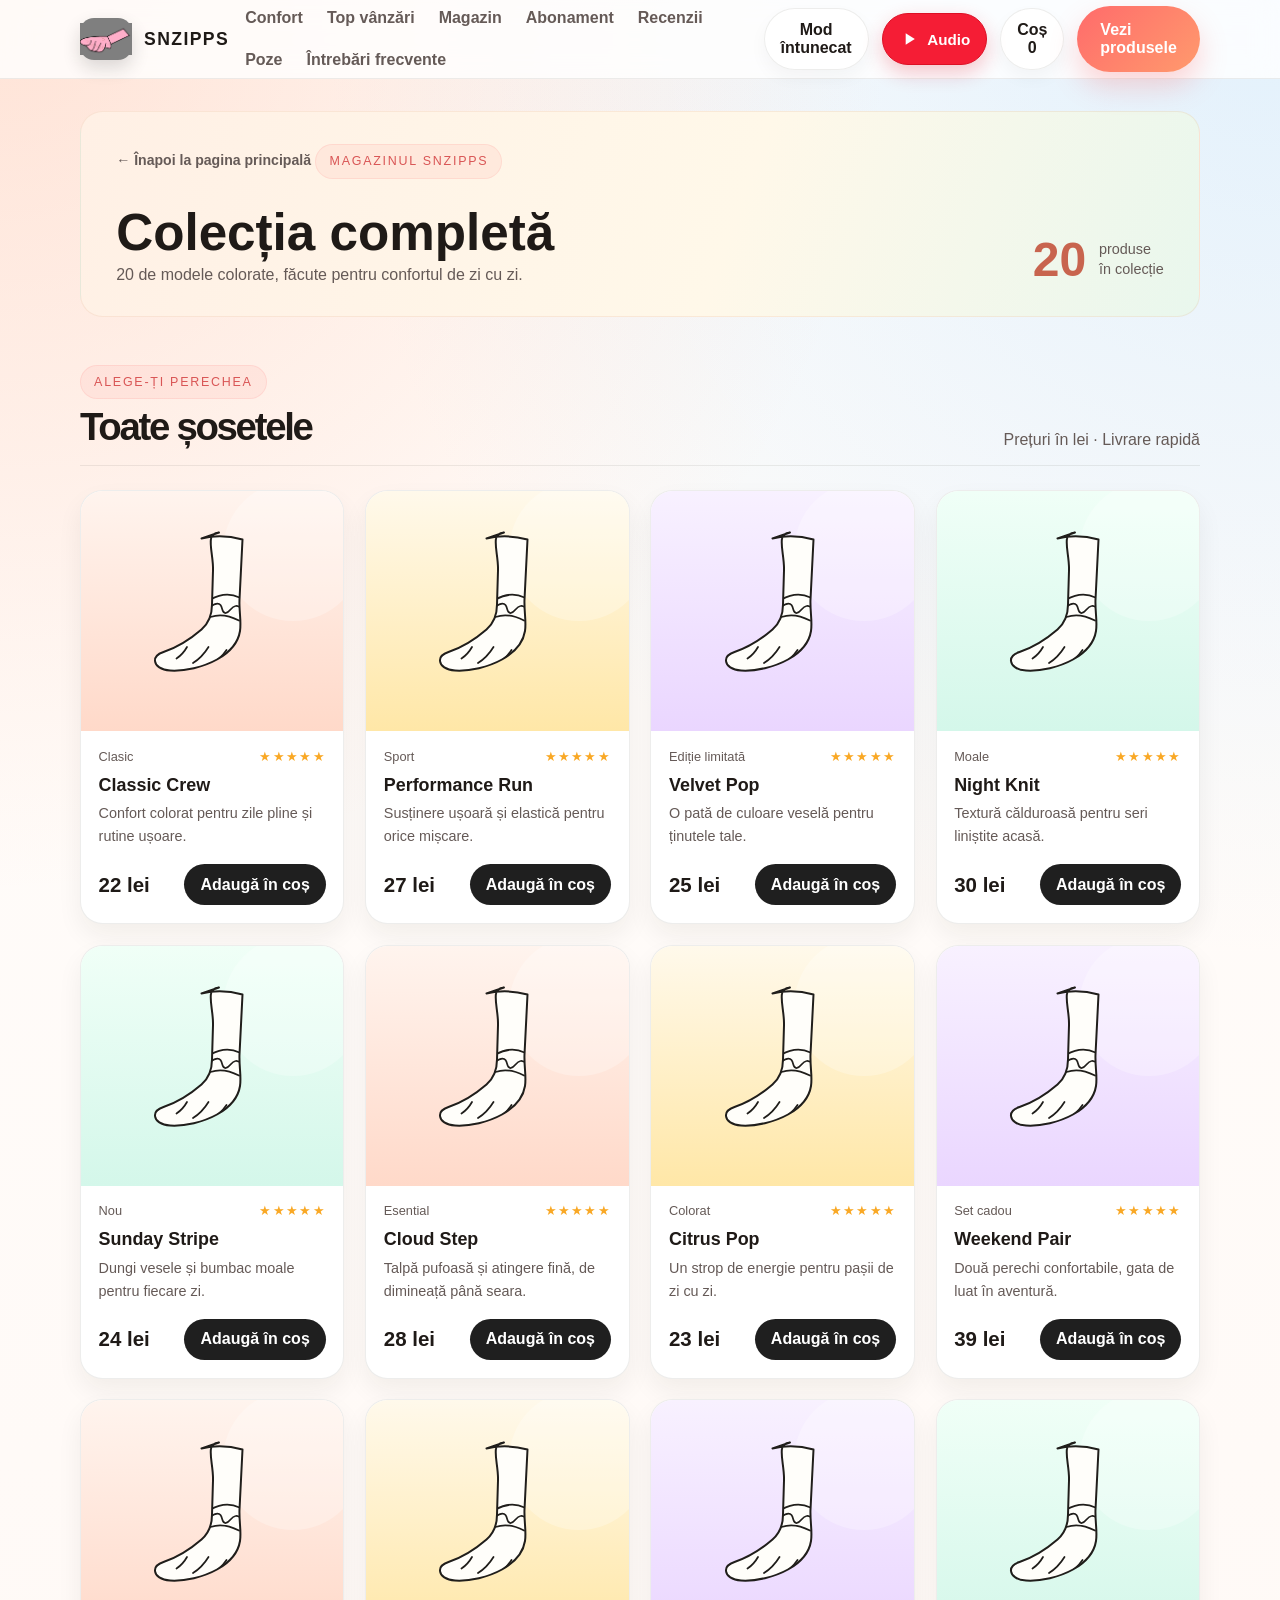
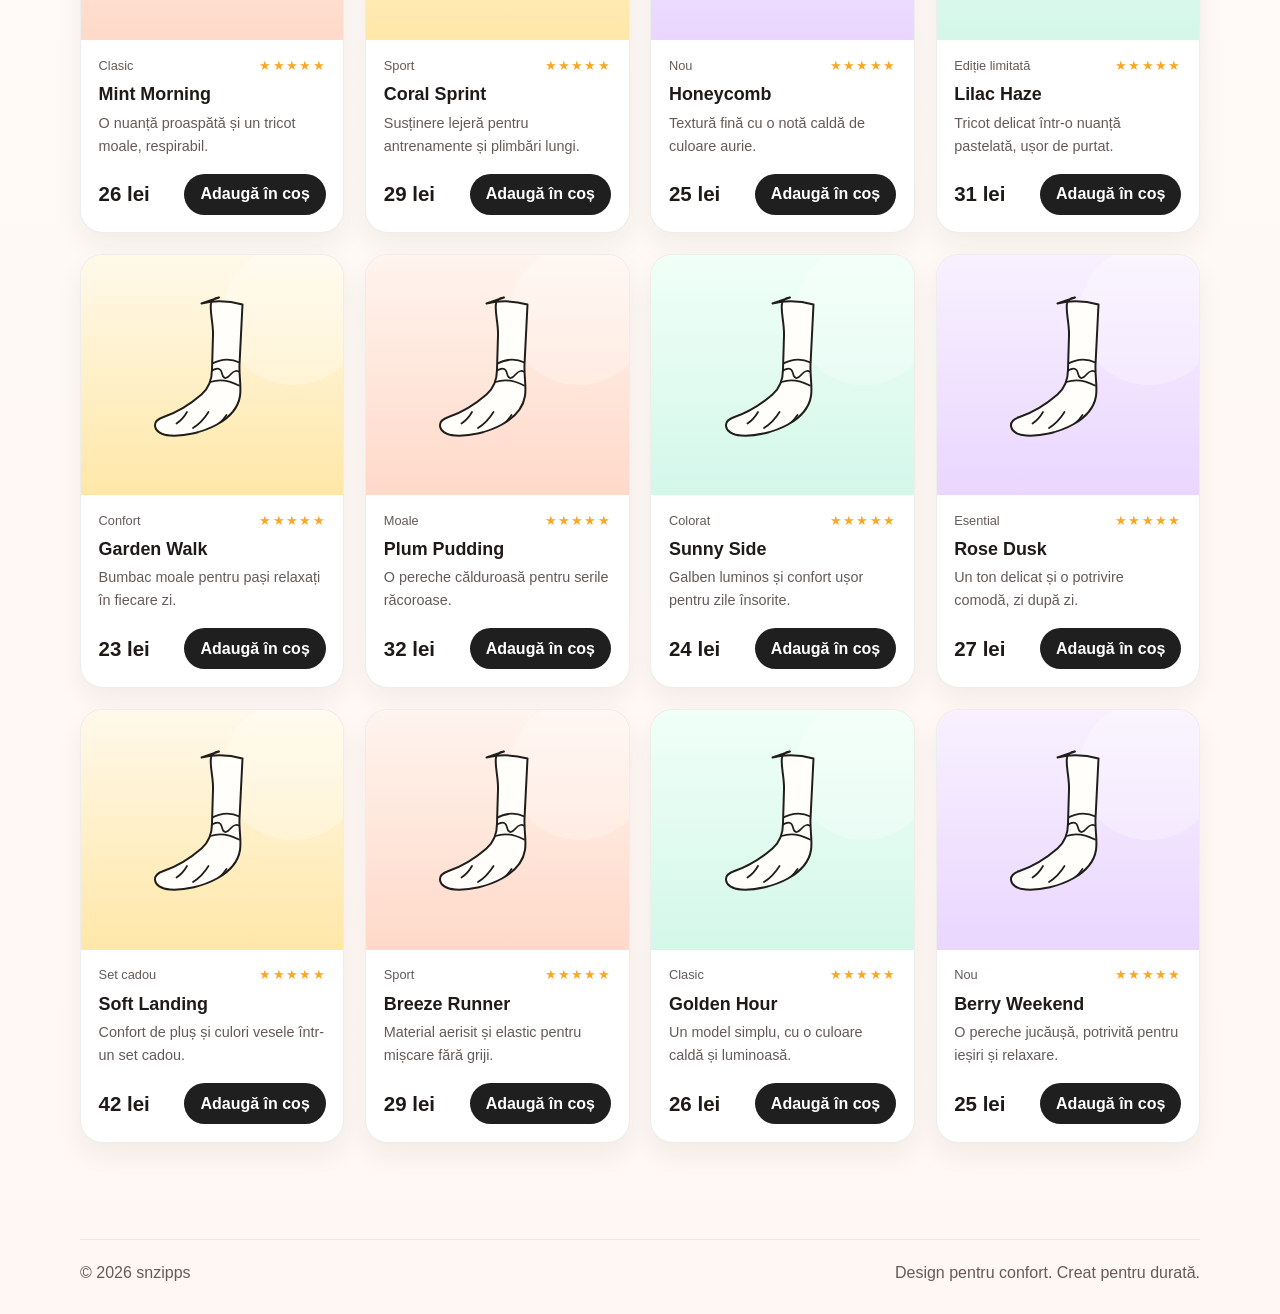
<file: socks.html>
<!DOCTYPE html>
<html lang="ro">
  <head>
    <meta charset="UTF-8" />
    <meta name="viewport" content="width=device-width, initial-scale=1.0" />
    <meta
      name="description"
      content="Explorează colecția snzipps de șosete confortabile, colorate și rezistente."
    />
    <title>Magazin | snzipps</title>
    <link rel="stylesheet" href="styles.css" />
  </head>
  <body>
    <header class="site-header">
      <div class="container navbar">
        <a href="index.html#top" class="brand" aria-label="snzipps, pagina principală">
          <span class="brand-mark"><img src="Screenshot 2026-10-12 182906.png" alt="" /></span>
          <span>snzipps</span>
        </a>

        <button class="menu-toggle" type="button" aria-label="Deschide meniul" aria-expanded="false">
          <span></span>
          <span></span>
          <span></span>
        </button>

        <nav class="nav-links" aria-label="Meniu principal">
          <a href="index.html#new">Confort</a>
          <a href="index.html#best">Top vânzări</a>
          <a href="#shop" aria-current="page">Magazin</a>
          <a href="subscriptions.html">Abonament</a>
          <a href="reviews.html">Recenzii</a>
          <a href="poze.html">Poze</a>
          <a href="faq.html">Întrebări frecvente</a>
        </nav>

        <div class="nav-actions">
          <button class="theme-toggle" type="button" aria-label="Schimbă tema">Mod întunecat</button>
          <button class="audio-toggle" id="audio-toggle" type="button" aria-label="Redă muzica" title="Redă muzica" aria-pressed="false">
            <svg class="audio-play" viewBox="0 0 24 24" aria-hidden="true"><path d="M8 5v14l11-7L8 5Z" /></svg>
            <svg class="audio-pause" viewBox="0 0 24 24" aria-hidden="true"><path d="M7 5h3v14H7zM14 5h3v14h-3z" /></svg>
            <span>Audio</span>
          </button>
          <button class="cart-pill" id="cart-toggle" type="button" aria-label="Deschide coșul de cumpărături" aria-haspopup="dialog" aria-controls="cart-dialog">
            Coș <span id="cart-count" aria-live="polite">0</span>
          </button>
          <a href="#shop" class="button">Vezi produsele</a>
        </div>
      </div>
    </header>

    <audio id="site-audio" preload="metadata" autoplay loop><source src="aqua-sound.mp3" type="audio/mpeg" /></audio>

    <dialog class="cart-dialog" id="cart-dialog" aria-labelledby="cart-title">
      <div class="cart-panel">
        <div class="cart-header">
          <div>
            <span class="eyebrow small">Comanda ta</span>
            <h2 id="cart-title">Coșul tău</h2>
          </div>
          <button class="cart-close" type="button" aria-label="Închide coșul">
            <svg viewBox="0 0 24 24" aria-hidden="true"><path d="m6 6 12 12M18 6 6 18" /></svg>
          </button>
        </div>
        <div class="cart-items" id="cart-items"></div>
        <div class="cart-empty" id="cart-empty" hidden>
          <span class="cart-empty-mark" aria-hidden="true">S</span>
          <p>Coșul tău este gol.</p>
          <span>Alege o pereche care ți se potrivește.</span>
        </div>
        <div class="cart-footer">
          <div class="cart-subtotal"><span>Subtotal</span><strong id="cart-subtotal">0 lei</strong></div>
          <p>Transportul se calculează la finalizarea comenzii.</p>
          <a class="button cart-checkout" href="checkout.html">Finalizează comanda</a>
          <button class="button cart-continue" type="button">Continuă cumpărăturile</button>
        </div>
      </div>
    </dialog>

    <main id="top" class="catalog-main">
      <section class="container catalog-heading" aria-labelledby="catalog-title">
        <div>
          <a class="catalog-back" href="index.html">← Înapoi la pagina principală</a>
          <span class="eyebrow">Magazinul snzipps</span>
          <h1 id="catalog-title">Colecția completă</h1>
          <p>20 de modele colorate, făcute pentru confortul de zi cu zi.</p>
        </div>
        <div class="catalog-count" aria-label="20 de produse în colecție"><strong>20</strong><span>produse<br />în colecție</span></div>
      </section>

      <section class="container catalog-products" id="shop">
        <div class="section-header">
          <div>
            <span class="eyebrow small">Alege-ți perechea</span>
            <h2 id="catalog-list-title">Toate șosetele</h2>
          </div>
          <p>Prețuri în lei · Livrare rapidă</p>
        </div>

        <div class="products-grid" id="catalog-grid" aria-labelledby="catalog-list-title">
          <article class="product-card">
            <div class="product-image peach-bg">
              <div class="sock-figure coral"><span class="sock-band"></span><span class="sock-toe"></span></div>
            </div>
            <div class="product-meta">
              <div class="product-tags">
                <span>Clasic</span>
                <span class="rating">★★★★★</span>
              </div>
              <h3 class="product-title">Classic Crew</h3>
              <p class="product-copy">Confort colorat pentru zile pline și rutine ușoare.</p>
              <div class="product-bottom">
                <span class="price">22 lei</span>
                <button type="button" class="add-button">Adaugă în coș</button>
              </div>
            </div>
          </article>

          <article class="product-card">
            <div class="product-image gold-bg">
              <div class="sock-figure golden"><span class="sock-band"></span><span class="sock-toe"></span></div>
            </div>
            <div class="product-meta">
              <div class="product-tags">
                <span>Sport</span>
                <span class="rating">★★★★★</span>
              </div>
              <h3 class="product-title">Performance Run</h3>
              <p class="product-copy">Susținere ușoară și elastică pentru orice mișcare.</p>
              <div class="product-bottom">
                <span class="price">27 lei</span>
                <button type="button" class="add-button">Adaugă în coș</button>
              </div>
            </div>
          </article>

          <article class="product-card">
            <div class="product-image lilac-bg">
              <div class="sock-figure purple"><span class="sock-band"></span><span class="sock-toe"></span></div>
            </div>
            <div class="product-meta">
              <div class="product-tags">
                <span>Ediție limitată</span>
                <span class="rating">★★★★★</span>
              </div>
              <h3 class="product-title">Velvet Pop</h3>
              <p class="product-copy">O pată de culoare veselă pentru ținutele tale.</p>
              <div class="product-bottom">
                <span class="price">25 lei</span>
                <button type="button" class="add-button">Adaugă în coș</button>
              </div>
            </div>
          </article>

          <article class="product-card">
            <div class="product-image mint-bg">
              <div class="sock-figure mint"><span class="sock-band"></span><span class="sock-toe"></span></div>
            </div>
            <div class="product-meta">
              <div class="product-tags">
                <span>Moale</span>
                <span class="rating">★★★★★</span>
              </div>
              <h3 class="product-title">Night Knit</h3>
              <p class="product-copy">Textură călduroasă pentru seri liniștite acasă.</p>
              <div class="product-bottom">
                <span class="price">30 lei</span>
                <button type="button" class="add-button">Adaugă în coș</button>
              </div>
            </div>
          </article>

          <article class="product-card">
            <div class="product-image mint-bg"><div class="sock-figure coral"><span class="sock-band"></span><span class="sock-toe"></span></div></div>
            <div class="product-meta">
              <div class="product-tags"><span>Nou</span><span class="rating">★★★★★</span></div>
              <h3 class="product-title">Sunday Stripe</h3>
              <p class="product-copy">Dungi vesele și bumbac moale pentru fiecare zi.</p>
              <div class="product-bottom"><span class="price">24 lei</span><button type="button" class="add-button">Adaugă în coș</button></div>
            </div>
          </article>

          <article class="product-card">
            <div class="product-image peach-bg"><div class="sock-figure golden"><span class="sock-band"></span><span class="sock-toe"></span></div></div>
            <div class="product-meta">
              <div class="product-tags"><span>Esential</span><span class="rating">★★★★★</span></div>
              <h3 class="product-title">Cloud Step</h3>
              <p class="product-copy">Talpă pufoasă și atingere fină, de dimineață până seara.</p>
              <div class="product-bottom"><span class="price">28 lei</span><button type="button" class="add-button">Adaugă în coș</button></div>
            </div>
          </article>

          <article class="product-card">
            <div class="product-image gold-bg"><div class="sock-figure mint"><span class="sock-band"></span><span class="sock-toe"></span></div></div>
            <div class="product-meta">
              <div class="product-tags"><span>Colorat</span><span class="rating">★★★★★</span></div>
              <h3 class="product-title">Citrus Pop</h3>
              <p class="product-copy">Un strop de energie pentru pașii de zi cu zi.</p>
              <div class="product-bottom"><span class="price">23 lei</span><button type="button" class="add-button">Adaugă în coș</button></div>
            </div>
          </article>

          <article class="product-card">
            <div class="product-image lilac-bg"><div class="sock-figure purple"><span class="sock-band"></span><span class="sock-toe"></span></div></div>
            <div class="product-meta">
              <div class="product-tags"><span>Set cadou</span><span class="rating">★★★★★</span></div>
              <h3 class="product-title">Weekend Pair</h3>
              <p class="product-copy">Două perechi confortabile, gata de luat în aventură.</p>
              <div class="product-bottom"><span class="price">39 lei</span><button type="button" class="add-button">Adaugă în coș</button></div>
            </div>
          </article>

          <article class="product-card">
            <div class="product-image peach-bg"><div class="sock-figure mint"><span class="sock-band"></span><span class="sock-toe"></span></div></div>
            <div class="product-meta"><div class="product-tags"><span>Clasic</span><span class="rating">★★★★★</span></div><h3 class="product-title">Mint Morning</h3><p class="product-copy">O nuanță proaspătă și un tricot moale, respirabil.</p><div class="product-bottom"><span class="price">26 lei</span><button type="button" class="add-button">Adaugă în coș</button></div></div>
          </article>

          <article class="product-card">
            <div class="product-image gold-bg"><div class="sock-figure coral"><span class="sock-band"></span><span class="sock-toe"></span></div></div>
            <div class="product-meta"><div class="product-tags"><span>Sport</span><span class="rating">★★★★★</span></div><h3 class="product-title">Coral Sprint</h3><p class="product-copy">Susținere lejeră pentru antrenamente și plimbări lungi.</p><div class="product-bottom"><span class="price">29 lei</span><button type="button" class="add-button">Adaugă în coș</button></div></div>
          </article>

          <article class="product-card">
            <div class="product-image lilac-bg"><div class="sock-figure golden"><span class="sock-band"></span><span class="sock-toe"></span></div></div>
            <div class="product-meta"><div class="product-tags"><span>Nou</span><span class="rating">★★★★★</span></div><h3 class="product-title">Honeycomb</h3><p class="product-copy">Textură fină cu o notă caldă de culoare aurie.</p><div class="product-bottom"><span class="price">25 lei</span><button type="button" class="add-button">Adaugă în coș</button></div></div>
          </article>

          <article class="product-card">
            <div class="product-image mint-bg"><div class="sock-figure purple"><span class="sock-band"></span><span class="sock-toe"></span></div></div>
            <div class="product-meta"><div class="product-tags"><span>Ediție limitată</span><span class="rating">★★★★★</span></div><h3 class="product-title">Lilac Haze</h3><p class="product-copy">Tricot delicat într-o nuanță pastelată, ușor de purtat.</p><div class="product-bottom"><span class="price">31 lei</span><button type="button" class="add-button">Adaugă în coș</button></div></div>
          </article>

          <article class="product-card">
            <div class="product-image gold-bg"><div class="sock-figure mint"><span class="sock-band"></span><span class="sock-toe"></span></div></div>
            <div class="product-meta"><div class="product-tags"><span>Confort</span><span class="rating">★★★★★</span></div><h3 class="product-title">Garden Walk</h3><p class="product-copy">Bumbac moale pentru pași relaxați în fiecare zi.</p><div class="product-bottom"><span class="price">23 lei</span><button type="button" class="add-button">Adaugă în coș</button></div></div>
          </article>

          <article class="product-card">
            <div class="product-image peach-bg"><div class="sock-figure purple"><span class="sock-band"></span><span class="sock-toe"></span></div></div>
            <div class="product-meta"><div class="product-tags"><span>Moale</span><span class="rating">★★★★★</span></div><h3 class="product-title">Plum Pudding</h3><p class="product-copy">O pereche călduroasă pentru serile răcoroase.</p><div class="product-bottom"><span class="price">32 lei</span><button type="button" class="add-button">Adaugă în coș</button></div></div>
          </article>

          <article class="product-card">
            <div class="product-image mint-bg"><div class="sock-figure golden"><span class="sock-band"></span><span class="sock-toe"></span></div></div>
            <div class="product-meta"><div class="product-tags"><span>Colorat</span><span class="rating">★★★★★</span></div><h3 class="product-title">Sunny Side</h3><p class="product-copy">Galben luminos și confort ușor pentru zile însorite.</p><div class="product-bottom"><span class="price">24 lei</span><button type="button" class="add-button">Adaugă în coș</button></div></div>
          </article>

          <article class="product-card">
            <div class="product-image lilac-bg"><div class="sock-figure coral"><span class="sock-band"></span><span class="sock-toe"></span></div></div>
            <div class="product-meta"><div class="product-tags"><span>Esential</span><span class="rating">★★★★★</span></div><h3 class="product-title">Rose Dusk</h3><p class="product-copy">Un ton delicat și o potrivire comodă, zi după zi.</p><div class="product-bottom"><span class="price">27 lei</span><button type="button" class="add-button">Adaugă în coș</button></div></div>
          </article>

          <article class="product-card">
            <div class="product-image gold-bg"><div class="sock-figure purple"><span class="sock-band"></span><span class="sock-toe"></span></div></div>
            <div class="product-meta"><div class="product-tags"><span>Set cadou</span><span class="rating">★★★★★</span></div><h3 class="product-title">Soft Landing</h3><p class="product-copy">Confort de pluș și culori vesele într-un set cadou.</p><div class="product-bottom"><span class="price">42 lei</span><button type="button" class="add-button">Adaugă în coș</button></div></div>
          </article>

          <article class="product-card">
            <div class="product-image peach-bg"><div class="sock-figure mint"><span class="sock-band"></span><span class="sock-toe"></span></div></div>
            <div class="product-meta"><div class="product-tags"><span>Sport</span><span class="rating">★★★★★</span></div><h3 class="product-title">Breeze Runner</h3><p class="product-copy">Material aerisit și elastic pentru mișcare fără griji.</p><div class="product-bottom"><span class="price">29 lei</span><button type="button" class="add-button">Adaugă în coș</button></div></div>
          </article>

          <article class="product-card">
            <div class="product-image mint-bg"><div class="sock-figure golden"><span class="sock-band"></span><span class="sock-toe"></span></div></div>
            <div class="product-meta"><div class="product-tags"><span>Clasic</span><span class="rating">★★★★★</span></div><h3 class="product-title">Golden Hour</h3><p class="product-copy">Un model simplu, cu o culoare caldă și luminoasă.</p><div class="product-bottom"><span class="price">26 lei</span><button type="button" class="add-button">Adaugă în coș</button></div></div>
          </article>

          <article class="product-card">
            <div class="product-image lilac-bg"><div class="sock-figure coral"><span class="sock-band"></span><span class="sock-toe"></span></div></div>
            <div class="product-meta"><div class="product-tags"><span>Nou</span><span class="rating">★★★★★</span></div><h3 class="product-title">Berry Weekend</h3><p class="product-copy">O pereche jucăușă, potrivită pentru ieșiri și relaxare.</p><div class="product-bottom"><span class="price">25 lei</span><button type="button" class="add-button">Adaugă în coș</button></div></div>
          </article>
        </div>
      </section>
    </main>

    <footer class="site-footer">
      <div class="container footer-inner">
        <span>© <span id="year"></span> snzipps</span>
        <span>Design pentru confort. Creat pentru durată.</span>
      </div>
    </footer>

    <script src="script.js"></script>
  </body>
</html>
</file>
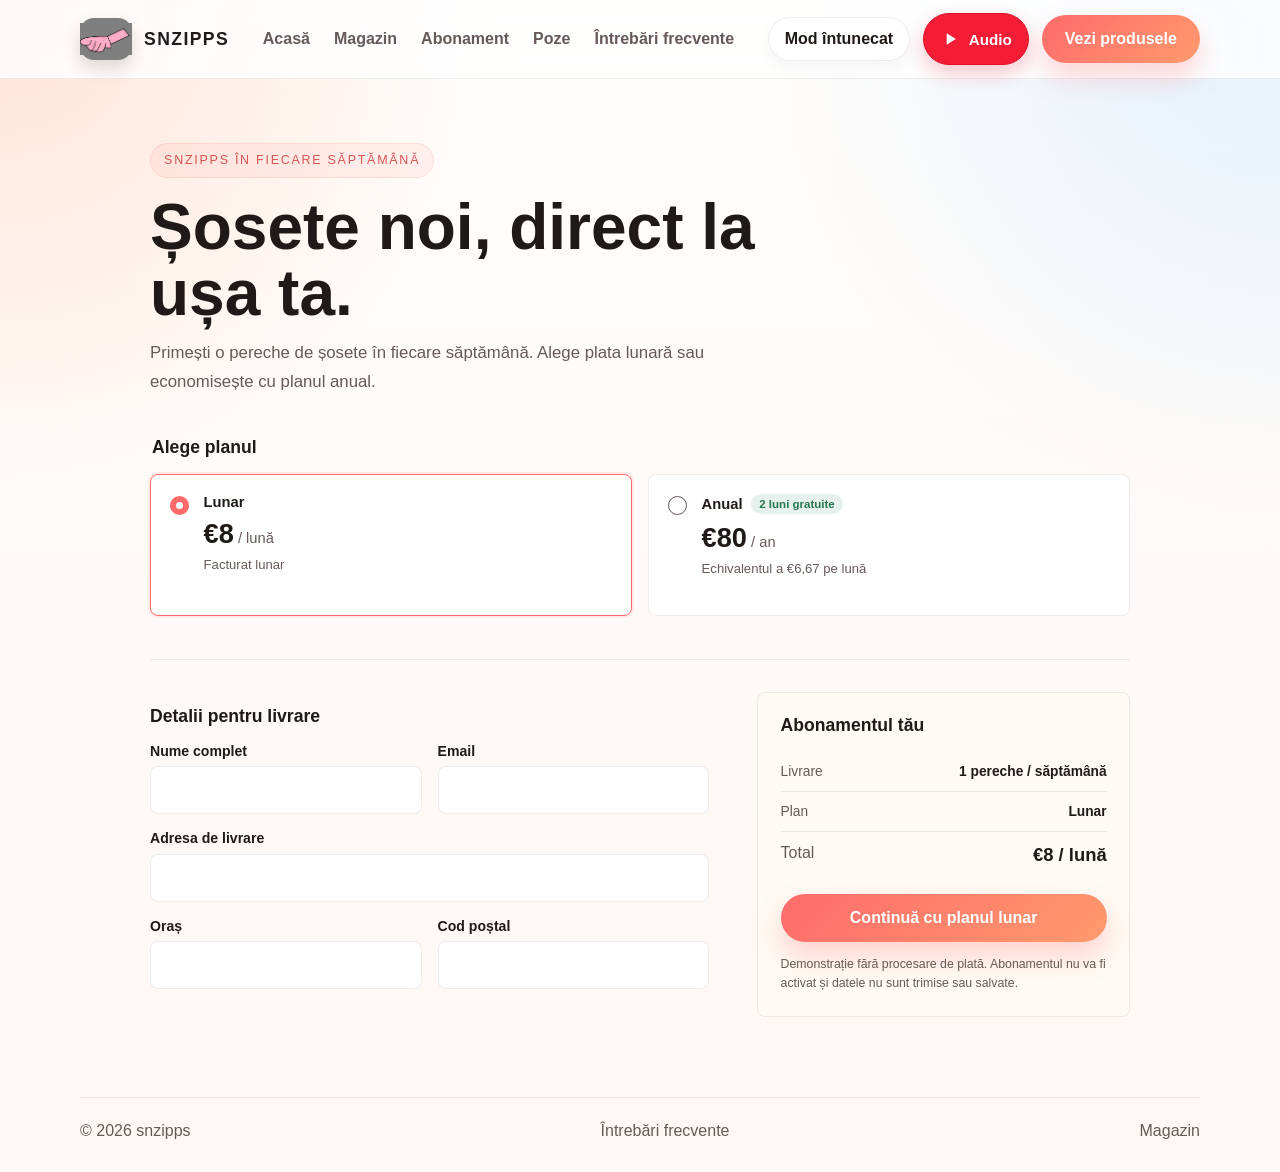
<file: subscriptions.html>
<!DOCTYPE html>
<html lang="ro">
  <head>
    <meta charset="UTF-8" />
    <meta name="viewport" content="width=device-width, initial-scale=1.0" />
    <meta name="description" content="Primește șosete snzipps în fiecare săptămână, livrate la ușa ta." />
    <title>Abonament săptămânal | snzipps</title>
    <link rel="stylesheet" href="styles.css" />
  </head>
  <body>
    <header class="site-header">
      <div class="container navbar">
        <a href="index.html#top" class="brand" aria-label="snzipps, pagina principală">
          <span class="brand-mark"><img src="Screenshot 2026-10-12 182906.png" alt="" /></span>
          <span>snzipps</span>
        </a>

        <button class="menu-toggle" type="button" aria-label="Deschide meniul" aria-expanded="false">
          <span></span>
          <span></span>
          <span></span>
        </button>

        <nav class="nav-links" aria-label="Meniu principal">
          <a href="index.html#top">Acasă</a>
          <a href="socks.html#shop">Magazin</a>
          <a href="subscriptions.html" aria-current="page">Abonament</a>
          <a href="poze.html">Poze</a>
          <a href="faq.html">Întrebări frecvente</a>
        </nav>

        <div class="nav-actions">
          <button class="theme-toggle" type="button" aria-label="Schimbă tema">Mod întunecat</button>
          <button class="audio-toggle" id="audio-toggle" type="button" aria-label="Redă muzica" title="Redă muzica" aria-pressed="false">
            <svg class="audio-play" viewBox="0 0 24 24" aria-hidden="true"><path d="M8 5v14l11-7L8 5Z" /></svg>
            <svg class="audio-pause" viewBox="0 0 24 24" aria-hidden="true"><path d="M7 5h3v14H7zM14 5h3v14h-3z" /></svg>
            <span>Audio</span>
          </button>
          <a href="socks.html" class="button">Vezi produsele</a>
        </div>
      </div>
    </header>

    <audio id="site-audio" preload="metadata" autoplay loop><source src="aqua-sound.mp3" type="audio/mpeg" /></audio>

    <main class="subscription-page">
      <section class="subscription-heading" aria-labelledby="subscription-title">
        <span class="eyebrow small">snzipps în fiecare săptămână</span>
        <h1 id="subscription-title">Șosete noi, direct la ușa ta.</h1>
        <p>Primești o pereche de șosete în fiecare săptămână. Alege plata lunară sau economisește cu planul anual.</p>
      </section>

      <form class="subscription-form" id="subscription-form">
        <fieldset class="subscription-plans">
          <legend>Alege planul</legend>
          <div class="subscription-plan-grid">
            <label class="subscription-plan" for="plan-monthly">
              <input id="plan-monthly" name="subscription-plan" type="radio" value="monthly" checked />
              <span class="plan-radio" aria-hidden="true"></span>
              <span class="plan-copy">
                <span class="plan-label">Lunar</span>
                <strong class="plan-price">€8<span> / lună</span></strong>
                <span class="plan-description">Facturat lunar</span>
              </span>
            </label>

            <label class="subscription-plan featured-plan" for="plan-yearly">
              <input id="plan-yearly" name="subscription-plan" type="radio" value="yearly" />
              <span class="plan-radio" aria-hidden="true"></span>
              <span class="plan-copy">
                <span class="plan-label">Anual <span class="plan-badge">2 luni gratuite</span></span>
                <strong class="plan-price">€80<span> / an</span></strong>
                <span class="plan-description">Echivalentul a €6,67 pe lună</span>
              </span>
            </label>
          </div>
        </fieldset>

        <div class="subscription-columns">
          <section class="subscription-details" aria-labelledby="delivery-details-title">
            <h2 id="delivery-details-title">Detalii pentru livrare</h2>
            <div class="subscription-fields">
              <label class="checkout-field" for="subscription-name">
                Nume complet
                <input id="subscription-name" name="name" type="text" autocomplete="name" required />
              </label>
              <label class="checkout-field" for="subscription-email">
                Email
                <input id="subscription-email" name="email" type="email" autocomplete="email" required />
              </label>
              <label class="checkout-field full" for="subscription-address">
                Adresa de livrare
                <input id="subscription-address" name="address" type="text" autocomplete="street-address" required />
              </label>
              <label class="checkout-field" for="subscription-city">
                Oraș
                <input id="subscription-city" name="city" type="text" autocomplete="address-level2" required />
              </label>
              <label class="checkout-field" for="subscription-postal">
                Cod poștal
                <input id="subscription-postal" name="postal-code" type="text" autocomplete="postal-code" required />
              </label>
            </div>
          </section>

          <aside class="subscription-summary" aria-labelledby="subscription-summary-title">
            <h2 id="subscription-summary-title">Abonamentul tău</h2>
            <div class="subscription-summary-row"><span>Livrare</span><strong>1 pereche / săptămână</strong></div>
            <div class="subscription-summary-row"><span>Plan</span><strong id="selected-plan-label">Lunar</strong></div>
            <div class="subscription-summary-total"><span>Total</span><strong id="selected-plan-price">€8 / lună</strong></div>
            <button class="button subscription-submit" id="subscription-submit" type="submit">Continuă cu planul lunar</button>
            <p class="subscription-note">Demonstrație fără procesare de plată. Abonamentul nu va fi activat și datele nu sunt trimise sau salvate.</p>
            <p class="subscription-status" id="subscription-status" role="status" hidden></p>
          </aside>
        </div>
      </form>
    </main>

    <footer class="site-footer">
      <div class="container footer-inner">
        <a href="index.html#top">© <span id="year"></span> snzipps</a>
        <a href="faq.html">Întrebări frecvente</a>
        <a href="socks.html">Magazin</a>
      </div>
    </footer>

    <script src="script.js"></script>
  </body>
</html>
</file>
<file: styles.css>
:root {
  --bg: #fff7f3;
  --panel: #fffaf4;
  --card: #ffffff;
  --text: #1f1a17;
  --muted: #655a57;
  --primary: #ff6b6b;
  --primary-dark: #d95555;
  --accent: #ffd86b;
  --peach: #ffb7a6;
  --gold: #f7d181;
  --mint: #a9e6c8;
  --purple: #d6b8ff;
  --line: rgba(31, 26, 23, 0.08);
  --shadow: 0 18px 45px rgba(30, 20, 18, 0.12);
}

body.dark-mode {
  --bg: #141922;
  --panel: #1a2330;
  --card: #1f2a39;
  --text: #edf4ff;
  --muted: #b2bfd5;
  --primary: #ff8d6f;
  --primary-dark: #ffb18a;
  --accent: #ffd86b;
  --peach: #ffb7a6;
  --gold: #f7d181;
  --mint: #a9e6c8;
  --purple: #d6b8ff;
  --line: rgba(237, 244, 255, 0.1);
  --shadow: 0 18px 45px rgba(5, 7, 18, 0.48);
}

* {
  box-sizing: border-box;
}

html {
  scroll-behavior: smooth;
}

body {
  margin: 0;
  font-family: "Segoe UI", Tahoma, Geneva, Verdana, sans-serif;
  background:
    radial-gradient(circle at top left, rgba(255, 160, 120, 0.28), transparent 28%),
    radial-gradient(circle at top right, rgba(173, 218, 255, 0.35), transparent 30%),
    linear-gradient(180deg, #fffdfb 0%, var(--bg) 100%);
  color: var(--text);
  transition: background 0.25s ease, color 0.25s ease;
}

body.dark-mode {
  background:
    radial-gradient(circle at top left, rgba(255, 142, 88, 0.15), transparent 28%),
    radial-gradient(circle at top right, rgba(103, 147, 255, 0.13), transparent 30%),
    linear-gradient(180deg, #0f1320 0%, var(--bg) 100%);
}

a {
  color: inherit;
  text-decoration: none;
}

img {
  max-width: 100%;
  display: block;
}

button {
  font: inherit;
}

.container {
  width: min(1120px, calc(100% - 2rem));
  margin: 0 auto;
}

.site-header {
  position: sticky;
  top: 0;
  z-index: 30;
  background: rgba(255, 255, 255, 0.8);
  backdrop-filter: blur(14px);
  border-bottom: 1px solid var(--line);
}

.navbar {
  display: flex;
  align-items: center;
  justify-content: space-between;
  min-height: 78px;
  gap: 1rem;
}

.brand {
  display: flex;
  align-items: center;
  gap: 0.75rem;
  font-size: 1.1rem;
  font-weight: 900;
  letter-spacing: 0.08em;
  text-transform: uppercase;
}

.brand-mark {
  width: 52px;
  height: 42px;
  display: grid;
  place-items: center;
  border-radius: 14px;
  background: #7f7f7f;
  color: #fff;
  box-shadow: 0 8px 18px rgba(31, 26, 23, 0.16);
}

.brand-mark img {
  display: block;
  width: 52px;
  height: 42px;
  object-fit: contain;
}

.nav-links {
  display: flex;
  align-items: center;
  gap: 1.5rem;
  color: var(--muted);
  font-weight: 600;
  flex-wrap: wrap;
}

.nav-links a {
  position: relative;
  transition: color 0.2s ease;
}

.nav-links a:hover {
  color: var(--text);
}

.nav-links a::after {
  content: "";
  position: absolute;
  left: 0;
  bottom: -0.3rem;
  width: 100%;
  height: 2px;
  border-radius: 999px;
  background: linear-gradient(90deg, var(--primary), #ffbe7a);
  transform: scaleX(0);
  transform-origin: center;
  transition: transform 0.2s ease;
}

.nav-links a:hover::after {
  transform: scaleX(1);
}

.nav-actions {
  display: flex;
  align-items: center;
  gap: 0.8rem;
}

.audio-toggle {
  display: inline-flex;
  align-items: center;
  justify-content: center;
  gap: 0.55rem;
  min-height: 52px;
  padding: 0.75rem 1rem;
  border: 1px solid #dc1025;
  border-radius: 999px;
  background: #f51d35;
  color: #fff;
  box-shadow: 0 8px 20px rgba(220, 16, 37, 0.24);
  cursor: pointer;
  font-size: 0.95rem;
  font-weight: 800;
  transition: background 0.2s ease, transform 0.2s ease, box-shadow 0.2s ease;
}

.audio-toggle:hover {
  background: #dc1025;
  box-shadow: 0 10px 24px rgba(220, 16, 37, 0.3);
  transform: translateY(-1px);
}

.audio-toggle:focus-visible {
  outline: 3px solid rgba(245, 29, 53, 0.35);
  outline-offset: 3px;
}

.audio-toggle svg {
  display: block;
  width: 20px;
  height: 20px;
  fill: currentColor;
}

.audio-toggle .audio-pause,
.audio-toggle.is-playing .audio-play {
  display: none;
}

.audio-toggle.is-playing .audio-pause {
  display: block;
}

body.dark-mode .audio-toggle {
  background: #f51d35;
  color: #fff;
}

.theme-toggle,
.cart-pill {
  border: 1px solid var(--line);
  background: rgba(255, 255, 255, 0.85);
  color: var(--text);
  border-radius: 999px;
  padding: 0.72rem 1rem;
  font-weight: 700;
  box-shadow: 0 8px 18px rgba(31, 26, 23, 0.04);
}

.cart-dialog {
  position: fixed;
  inset: 0 0 0 auto;
  width: min(460px, 100vw);
  height: 100dvh;
  max-width: none;
  max-height: none;
  margin: 0;
  padding: 0;
  overflow: visible;
  border: 0;
  background: transparent;
  color: var(--text);
}

.cart-dialog::backdrop {
  background: rgba(18, 20, 27, 0.48);
  backdrop-filter: blur(3px);
}

.cart-panel {
  display: flex;
  flex-direction: column;
  width: 100%;
  height: 100%;
  background: var(--bg);
  box-shadow: -18px 0 50px rgba(5, 7, 18, 0.2);
  animation: cart-slide-in 0.22s ease-out;
}

@keyframes cart-slide-in {
  from { transform: translateX(28px); opacity: 0.7; }
  to { transform: translateX(0); opacity: 1; }
}

.cart-header {
  display: flex;
  align-items: center;
  justify-content: space-between;
  gap: 1rem;
  padding: 1.5rem;
  border-bottom: 1px solid var(--line);
}

.cart-header h2 {
  margin: 0.4rem 0 0;
  font-size: 1.6rem;
}

.cart-close {
  display: grid;
  place-items: center;
  width: 42px;
  height: 42px;
  flex: 0 0 auto;
  border: 1px solid var(--line);
  border-radius: 50%;
  background: var(--card);
  color: var(--text);
}

.cart-close svg {
  width: 19px;
  height: 19px;
  fill: none;
  stroke: currentColor;
  stroke-width: 1.8;
  stroke-linecap: round;
}

.cart-items {
  display: grid;
  align-content: start;
  gap: 0.9rem;
  flex: 1;
  overflow-y: auto;
  padding: 1.1rem 1.25rem;
}

.cart-items[hidden] {
  display: none;
}

.cart-item {
  display: grid;
  grid-template-columns: 64px minmax(0, 1fr) auto;
  align-items: center;
  gap: 0.8rem;
  padding: 0.75rem;
  border: 1px solid var(--line);
  border-radius: 12px;
  background: var(--card);
}

.cart-item-art {
  width: 64px;
  height: 64px;
  min-height: 64px;
  border-radius: 10px;
}

.cart-item-art.product-image {
  min-height: 64px;
}

.cart-item-art::before {
  width: 36px;
  height: 36px;
  top: -8px;
  right: -8px;
}

.cart-item-art .sock-figure {
  z-index: 1;
  width: 30px;
  height: 44px;
  border-radius: 18px 18px 7px 7px;
}

.cart-item-art .sock-figure::before {
  inset: 5px 5px auto;
  height: 7px;
}

.cart-item-art .sock-figure::after {
  left: 7px;
  right: 7px;
  bottom: 4px;
  height: 6px;
}

.cart-item-art .sock-band {
  left: 4px;
  right: 4px;
  height: 9px;
}

.cart-item-art .sock-toe {
  bottom: -2px;
  width: 22px;
  height: 9px;
}

.cart-item-details {
  min-width: 0;
}

.cart-item-details h3 {
  overflow: hidden;
  margin: 0 0 0.25rem;
  font-size: 0.95rem;
  text-overflow: ellipsis;
  white-space: nowrap;
}

.cart-item-price {
  color: var(--muted);
  font-size: 0.82rem;
}

.cart-item-controls {
  display: flex;
  align-items: center;
  justify-content: flex-end;
  gap: 0.45rem;
  grid-column: 2;
}

.cart-quantity {
  display: inline-flex;
  align-items: center;
  gap: 0.35rem;
}

.cart-quantity button {
  width: 28px;
  height: 28px;
  border: 1px solid var(--line);
  border-radius: 8px;
  background: var(--bg);
  color: var(--text);
  font-size: 1rem;
}

.cart-quantity span {
  min-width: 1.2rem;
  text-align: center;
  font-size: 0.88rem;
  font-weight: 700;
}

.cart-remove {
  padding: 0.25rem 0.35rem;
  background: transparent;
  color: var(--muted);
  font-size: 0.76rem;
}

.cart-item-total {
  align-self: start;
  padding-top: 0.2rem;
  font-size: 0.85rem;
  white-space: nowrap;
}

.cart-empty {
  display: grid;
  align-content: center;
  justify-items: center;
  flex: 1;
  padding: 2rem;
  color: var(--muted);
  text-align: center;
}

.cart-empty[hidden] {
  display: none;
}

.cart-empty-mark {
  display: grid;
  place-items: center;
  width: 58px;
  height: 58px;
  border-radius: 18px;
  background: linear-gradient(135deg, #ff8f7a, #ffd2a2);
  color: #fff;
  font-size: 1.4rem;
  font-weight: 900;
}

.cart-empty p {
  margin: 1rem 0 0.25rem;
  color: var(--text);
  font-size: 1.15rem;
  font-weight: 800;
}

.cart-empty > span:last-child {
  font-size: 0.9rem;
}

.cart-footer {
  padding: 1.25rem 1.5rem 1.5rem;
  border-top: 1px solid var(--line);
  background: var(--panel);
}

.cart-subtotal {
  display: flex;
  align-items: center;
  justify-content: space-between;
  gap: 1rem;
  font-size: 1rem;
  font-weight: 700;
}

.cart-subtotal strong {
  font-size: 1.2rem;
}

.cart-footer p {
  margin: 0.5rem 0 1rem;
  color: var(--muted);
  font-size: 0.82rem;
}

.cart-continue {
  width: 100%;
  margin-top: 0.55rem;
  padding: 0.7rem 1rem;
  background: transparent;
  box-shadow: none;
  color: var(--muted);
  font-size: 0.88rem;
}

.cart-checkout {
  width: 100%;
}

.checkout-body,
body.dark-mode.checkout-body {
  min-height: 100vh;
  background: var(--bg);
}

.checkout-header {
  border-bottom: 1px solid var(--line);
}

.checkout-header-inner {
  display: flex;
  align-items: center;
  justify-content: space-between;
  min-height: 76px;
  gap: 1rem;
}

.checkout-back {
  color: var(--muted);
  font-size: 0.9rem;
  font-weight: 700;
}

.checkout-back:hover {
  color: var(--text);
}

.checkout-layout {
  display: grid;
  grid-template-columns: minmax(0, 1.3fr) minmax(280px, 0.7fr);
  gap: 4rem;
  width: min(1040px, calc(100% - 2rem));
  margin: 0 auto;
  padding: 3rem 0 5rem;
}

.checkout-main h1 {
  margin: 0.8rem 0 0.5rem;
  font-size: clamp(2rem, 4vw, 3rem);
  line-height: 1.08;
}

.checkout-intro {
  margin: 0 0 2rem;
  color: var(--muted);
}

.checkout-section-title,
.order-summary h2 {
  margin: 0 0 1rem;
  font-size: 1.1rem;
}

.checkout-fields {
  display: grid;
  grid-template-columns: repeat(2, minmax(0, 1fr));
  gap: 1rem;
  margin: 0;
  padding: 0;
  border: 0;
}

.checkout-field {
  display: grid;
  gap: 0.45rem;
  color: var(--text);
  font-size: 0.88rem;
  font-weight: 700;
}

.checkout-field.full {
  grid-column: 1 / -1;
}

.checkout-field input {
  width: 100%;
  min-height: 48px;
  padding: 0.7rem 0.8rem;
  border: 1px solid var(--line);
  border-radius: 8px;
  outline: none;
  background: var(--card);
  color: var(--text);
  font: inherit;
  font-weight: 400;
}

.checkout-field input:focus {
  border-color: var(--primary);
  box-shadow: 0 0 0 3px rgba(255, 107, 107, 0.12);
}

.newsletter-optin {
  display: flex;
  align-items: flex-start;
  gap: 0.7rem;
  margin: 1.5rem 0;
  padding: 1.2rem 0;
  border-top: 1px solid var(--line);
  border-bottom: 1px solid var(--line);
  color: var(--muted);
  font-size: 0.9rem;
  line-height: 1.5;
}

.newsletter-optin input {
  width: 18px;
  height: 18px;
  flex: 0 0 auto;
  margin: 0.1rem 0 0;
  accent-color: var(--primary);
}

.checkout-submit {
  width: 100%;
}

.checkout-submit:disabled {
  cursor: not-allowed;
  opacity: 0.5;
  transform: none;
}

.checkout-note,
.checkout-status {
  color: var(--muted);
  font-size: 0.8rem;
  line-height: 1.5;
}

.checkout-status {
  margin: 1rem 0 0;
  color: var(--text);
}

.order-summary {
  align-self: start;
  position: sticky;
  top: 1.5rem;
  padding: 0.5rem 0 0 2rem;
  border-left: 1px solid var(--line);
}

.order-summary h2 {
  margin-bottom: 1.3rem;
}

.checkout-items {
  display: grid;
  gap: 0.9rem;
  margin: 0;
  padding: 0 0 1.2rem;
  list-style: none;
  border-bottom: 1px solid var(--line);
}

.checkout-items li {
  display: flex;
  align-items: flex-start;
  justify-content: space-between;
  gap: 1rem;
  font-size: 0.9rem;
}

.checkout-item-art {
  width: 36px;
  height: 46px;
  flex: 0 0 auto;
  background: transparent url("sock-illustration.svg") center / contain no-repeat;
}

.checkout-item-name {
  flex: 1;
  color: var(--text);
}

.checkout-item-quantity {
  margin-left: 0.35rem;
  color: var(--muted);
}

.checkout-item-price {
  flex: 0 0 auto;
  font-weight: 700;
}

.checkout-total {
  display: flex;
  justify-content: space-between;
  gap: 1rem;
  margin-top: 1.2rem;
  font-size: 1rem;
}

.checkout-total strong {
  font-size: 1.15rem;
}

.checkout-shipping {
  margin: 0.7rem 0 0;
  color: var(--muted);
  font-size: 0.82rem;
}

.checkout-empty {
  margin: 1rem 0;
  color: var(--muted);
  font-size: 0.9rem;
  line-height: 1.6;
}

.checkout-empty a {
  color: var(--text);
  font-weight: 700;
  text-decoration: underline;
  text-underline-offset: 3px;
}

.faq-layout {
  width: min(820px, calc(100% - 2rem));
  margin: 0 auto;
  padding: 4rem 0 5rem;
}

.faq-intro {
  padding-bottom: 2rem;
  border-bottom: 1px solid var(--line);
}

.faq-intro h1 {
  margin: 1rem 0 0.7rem;
  font-size: clamp(2.3rem, 5vw, 3.6rem);
  line-height: 1.05;
}

.faq-intro > p {
  margin: 0;
  color: var(--muted);
  font-size: 1.05rem;
}

.faq-topics {
  display: flex;
  flex-wrap: wrap;
  gap: 0.65rem 1.4rem;
  margin-top: 1.8rem;
}

.faq-topics a {
  color: var(--muted);
  font-size: 0.9rem;
  font-weight: 700;
  text-decoration: underline;
  text-decoration-color: var(--line);
  text-underline-offset: 4px;
}

.faq-topics a:hover,
.faq-contact a:hover {
  color: var(--primary-dark);
}

.faq-group {
  padding-top: 2.2rem;
  scroll-margin-top: 100px;
}

.faq-group h2 {
  margin: 0 0 0.7rem;
  font-size: 1.15rem;
}

.faq-item {
  border-bottom: 1px solid var(--line);
}

.faq-item summary {
  display: flex;
  align-items: center;
  justify-content: space-between;
  gap: 1rem;
  min-height: 60px;
  cursor: pointer;
  color: var(--text);
  font-weight: 700;
  list-style: none;
}

.faq-item summary::-webkit-details-marker {
  display: none;
}

.faq-item summary::after {
  content: "+";
  display: grid;
  place-items: center;
  width: 30px;
  height: 30px;
  flex: 0 0 auto;
  border: 1px solid var(--line);
  border-radius: 50%;
  color: var(--muted);
  font-size: 1.15rem;
  font-weight: 400;
}

.faq-item[open] summary::after {
  content: "−";
}

.faq-item p {
  max-width: 700px;
  margin: -0.1rem 3rem 1.2rem 0;
  color: var(--muted);
  font-size: 0.95rem;
  line-height: 1.75;
}

.faq-contact {
  margin: 2.5rem 0 0;
  padding-top: 1.5rem;
  border-top: 1px solid var(--line);
  color: var(--muted);
  font-size: 0.9rem;
}

.faq-contact a {
  color: var(--text);
  font-weight: 700;
  text-decoration: underline;
  text-underline-offset: 3px;
}

.subscription-page {
  width: min(980px, calc(100% - 2rem));
  margin: 0 auto;
  padding: 4rem 0 5rem;
}

.subscription-heading {
  max-width: 700px;
  margin-bottom: 2.5rem;
}

.subscription-heading h1 {
  margin: 1rem 0 0.8rem;
  font-size: clamp(2.4rem, 5vw, 4rem);
  line-height: 1.04;
}

.subscription-heading p {
  max-width: 620px;
  margin: 0;
  color: var(--muted);
  font-size: 1.05rem;
  line-height: 1.7;
}

.subscription-plans {
  min-width: 0;
  margin: 0;
  padding: 0;
  border: 0;
}

.subscription-plans legend,
.subscription-details h2,
.subscription-summary h2 {
  margin-bottom: 1rem;
  font-size: 1.1rem;
  font-weight: 800;
}

.subscription-plan-grid {
  display: grid;
  grid-template-columns: repeat(2, minmax(0, 1fr));
  gap: 1rem;
}

.subscription-plan {
  position: relative;
  display: flex;
  align-items: flex-start;
  gap: 0.9rem;
  min-height: 142px;
  padding: 1.2rem;
  border: 1px solid var(--line);
  border-radius: 8px;
  background: var(--card);
  cursor: pointer;
  transition: border-color 0.18s ease, box-shadow 0.18s ease, transform 0.18s ease;
}

.subscription-plan:hover {
  transform: translateY(-2px);
}

.subscription-plan:has(input:checked) {
  border-color: var(--primary);
  box-shadow: 0 0 0 2px rgba(255, 107, 107, 0.12);
}

.subscription-plan input {
  position: absolute;
  width: 1px;
  height: 1px;
  opacity: 0;
}

.subscription-plan input:focus-visible + .plan-radio {
  outline: 3px solid rgba(255, 107, 107, 0.3);
  outline-offset: 3px;
}

.plan-radio {
  display: block;
  width: 19px;
  height: 19px;
  flex: 0 0 auto;
  margin-top: 0.15rem;
  border: 1px solid var(--muted);
  border-radius: 50%;
}

.subscription-plan input:checked + .plan-radio {
  border: 6px solid var(--primary);
}

.plan-copy {
  display: grid;
  gap: 0.55rem;
  min-width: 0;
}

.plan-label {
  display: flex;
  align-items: center;
  flex-wrap: wrap;
  gap: 0.55rem;
  font-size: 0.92rem;
  font-weight: 800;
}

.plan-price {
  font-size: 1.7rem;
  line-height: 1.1;
}

.plan-price span {
  color: var(--muted);
  font-size: 0.92rem;
  font-weight: 500;
}

.plan-description {
  color: var(--muted);
  font-size: 0.82rem;
}

.plan-badge {
  padding: 0.25rem 0.5rem;
  border-radius: 999px;
  background: rgba(53, 143, 104, 0.12);
  color: #287552;
  font-size: 0.72rem;
  font-weight: 800;
}

body.dark-mode .plan-badge {
  background: rgba(143, 224, 189, 0.12);
  color: #8fe0bd;
}

.subscription-columns {
  display: grid;
  grid-template-columns: minmax(0, 1.2fr) minmax(260px, 0.8fr);
  gap: 3rem;
  margin-top: 2.7rem;
  padding-top: 2rem;
  border-top: 1px solid var(--line);
}

.subscription-fields {
  display: grid;
  grid-template-columns: repeat(2, minmax(0, 1fr));
  gap: 1rem;
}

.subscription-fields .checkout-field.full {
  grid-column: 1 / -1;
}

.subscription-summary {
  align-self: start;
  padding: 1.4rem;
  border: 1px solid var(--line);
  border-radius: 8px;
  background: var(--panel);
}

.subscription-summary h2 {
  margin-top: 0;
}

.subscription-summary-row,
.subscription-summary-total {
  display: flex;
  justify-content: space-between;
  gap: 1rem;
  padding: 0.75rem 0;
  border-bottom: 1px solid var(--line);
  font-size: 0.86rem;
}

.subscription-summary-row span,
.subscription-summary-total span {
  color: var(--muted);
}

.subscription-summary-row strong {
  text-align: right;
}

.subscription-summary-total {
  margin-bottom: 1rem;
  border: 0;
  font-size: 1rem;
}

.subscription-summary-total strong {
  font-size: 1.15rem;
}

.subscription-submit {
  width: 100%;
}

.subscription-note,
.subscription-status {
  margin: 0.8rem 0 0;
  color: var(--muted);
  font-size: 0.77rem;
  line-height: 1.55;
}

.subscription-status {
  color: var(--text);
}

@media (max-width: 760px) {
  .subscription-columns {
    grid-template-columns: 1fr;
    gap: 2rem;
  }
}

@media (max-width: 560px) {
  .subscription-page {
    padding-top: 2.5rem;
  }

  .subscription-plan-grid,
  .subscription-fields {
    grid-template-columns: 1fr;
  }

  .subscription-fields .checkout-field.full {
    grid-column: auto;
  }
}

@media (max-width: 760px) {
  .checkout-layout {
    grid-template-columns: 1fr;
    gap: 2.5rem;
    padding-top: 2.5rem;
  }

  .order-summary {
    position: static;
    grid-row: 1;
    padding: 0 0 1.5rem;
    border: 0;
    border-bottom: 1px solid var(--line);
  }
}

@media (max-width: 480px) {
  .checkout-fields {
    grid-template-columns: 1fr;
  }

  .checkout-field.full {
    grid-column: auto;
  }
}

body.dark-mode .theme-toggle,
body.dark-mode .cart-pill,
body.dark-mode .menu-toggle {
  background: rgba(31, 36, 48, 0.9);
}

body.dark-mode .site-header {
  background: rgba(17, 22, 31, 0.82);
  border-color: rgba(255, 255, 255, 0.06);
}

body.dark-mode .navbar,
body.dark-mode .nav-links,
body.dark-mode .nav-actions,
body.dark-mode .theme-toggle,
body.dark-mode .cart-pill,
body.dark-mode .menu-toggle {
  color: var(--text);
}

body.dark-mode .button.secondary {
  background: rgba(255, 255, 255, 0.04);
  border-color: rgba(255, 255, 255, 0.08);
  color: var(--text);
}

body.dark-mode .hero-card,
body.dark-mode .feature,
body.dark-mode .story-card,
body.dark-mode .process-step,
body.dark-mode .testimonial-card,
body.dark-mode .product-card,
body.dark-mode .stat,
body.dark-mode .slider-button,
body.dark-mode .nav-links {
  background: rgba(30, 38, 50, 0.85);
  border-color: rgba(255, 255, 255, 0.08);
  box-shadow: 0 12px 24px rgba(5, 7, 18, 0.24);
}

body.dark-mode .sock-display {
  background: linear-gradient(180deg, #1f2938 0%, #17202e 100%);
}

body.dark-mode .badge {
  background: rgba(21, 28, 38, 0.92);
  color: var(--text);
  border-color: rgba(255, 255, 255, 0.06);
}

body.dark-mode .slider-button {
  color: var(--text);
}

body.dark-mode .banner {
  box-shadow: 0 18px 38px rgba(5, 7, 18, 0.35);
}

body.dark-mode .product-card:hover .add-button {
  background: linear-gradient(135deg, #ff8d6f 0%, #ffb37b 100%);
  color: #201b1a;
}

body.dark-mode .menu-toggle {
  background: rgba(31, 36, 48, 0.9);
}

body.dark-mode .feature .icon {
  background: rgba(255, 141, 111, 0.12);
  color: var(--primary-dark);
}

body.dark-mode .story-icon {
  background: rgba(237, 244, 255, 0.08);
}

body.dark-mode .story-card.warm .story-icon {
  color: #ffb39d;
}

body.dark-mode .story-card.cool .story-icon {
  color: #9bd5f0;
}

body.dark-mode .story-card.mint .story-icon {
  color: #8fe0bd;
}

.menu-toggle {
  display: none;
  width: 48px;
  height: 48px;
  flex-direction: column;
  justify-content: center;
  gap: 0.3rem;
  border: 1px solid var(--line);
  background: rgba(255, 255, 255, 0.8);
  border-radius: 12px;
  cursor: pointer;
}

.menu-toggle span {
  display: block;
  width: 22px;
  height: 2px;
  background: var(--text);
  border-radius: 10px;
  margin: 0 auto;
}

.button,
button {
  border: none;
  border-radius: 999px;
  cursor: pointer;
}

.button {
  display: inline-flex;
  align-items: center;
  justify-content: center;
  padding: 0.95rem 1.45rem;
  background: linear-gradient(135deg, var(--primary) 0%, #ff9a6d 100%);
  color: white;
  font-weight: 800;
  box-shadow: 0 14px 28px rgba(255, 107, 107, 0.28);
  transition: transform 0.2s ease, box-shadow 0.2s ease;
}

.button:hover,
button:hover {
  transform: translateY(-1px);
}

.button.secondary {
  background: rgba(255, 255, 255, 0.7);
  border: 1px solid rgba(28, 24, 21, 0.08);
  color: var(--text);
  box-shadow: none;
}

.hero {
  padding: 4.5rem 0 2.75rem;
}

.hero-inner {
  display: grid;
  grid-template-columns: 1.15fr 0.85fr;
  align-items: center;
  gap: 2rem;
}

.eyebrow {
  display: inline-flex;
  align-items: center;
  gap: 0.5rem;
  font-size: 0.78rem;
  letter-spacing: 0.14em;
  text-transform: uppercase;
  color: var(--primary-dark);
  background: rgba(255, 107, 107, 0.08);
  border: 1px solid rgba(255, 107, 107, 0.12);
  padding: 0.58rem 0.82rem;
  border-radius: 999px;
}

.hero h1 {
  margin: 1rem 0 1rem;
  font-size: clamp(2.7rem, 5vw, 5rem);
  line-height: 0.94;
  letter-spacing: -0.07em;
}

.hero p {
  margin: 0;
  max-width: 620px;
  color: var(--muted);
  font-size: 1.08rem;
  line-height: 1.75;
}

.hero-actions {
  display: flex;
  flex-wrap: wrap;
  gap: 1rem;
  margin-top: 2rem;
}

.hero-card {
  display: block;
  position: relative;
  background: linear-gradient(135deg, #fff2ed 0%, #fff0d9 100%);
  border: 1px solid rgba(31, 26, 23, 0.06);
  border-radius: 2rem;
  padding: 1.1rem;
  box-shadow: var(--shadow);
}

.hero-card:focus-visible {
  outline: 3px solid var(--primary);
  outline-offset: 4px;
}

.sock-display {
  position: relative;
  display: grid;
  place-items: center;
  min-height: 470px;
  border-radius: 1.6rem;
  overflow: hidden;
  background:
    radial-gradient(circle at top center, rgba(255, 255, 255, 0.8), transparent 40%),
    linear-gradient(180deg, #ffe5cf 0%, #ffe7bf 35%, #f7efe9 100%);
}

.sock-art {
  position: relative;
  width: min(100%, 330px);
  height: 310px;
}

.sock-pair {
  position: absolute;
  inset: 18% 8% auto 8%;
  height: 190px;
  display: flex;
  justify-content: center;
  gap: 0.7rem;
}

.sock {
  position: relative;
  width: 126px;
  height: 190px;
  border-radius: 100px 100px 28px 28px;
  background: linear-gradient(180deg, #ff9977 0%, #ff7260 100%);
  box-shadow: inset 0 -14px 25px rgba(101, 49, 25, 0.12);
}

.sock::before,
.sock::after {
  content: "";
  position: absolute;
  left: 18px;
  right: 18px;
  border-radius: 50px;
}

.sock::before {
  top: 18px;
  height: 26px;
  background: rgba(255, 255, 255, 0.26);
}

.sock::after {
  bottom: 18px;
  height: 18px;
  border-radius: 999px;
  background: rgba(98, 59, 38, 0.15);
}

.sock:nth-child(2) {
  background: linear-gradient(180deg, #f7d890 0%, #e7b15d 100%);
}

.badge {
  position: absolute;
  background: rgba(255, 255, 255, 0.94);
  border: 1px solid rgba(31, 26, 23, 0.06);
  border-radius: 999px;
  box-shadow: var(--shadow);
  padding: 0.65rem 0.9rem;
  font-weight: 800;
  transition: transform 0.2s ease, box-shadow 0.2s ease;
}

.badge.top:hover {
  transform: translateY(-2px);
  box-shadow: 0 12px 24px rgba(31, 26, 23, 0.16);
}

.badge.top:focus-visible {
  outline: 3px solid var(--primary);
  outline-offset: 3px;
}

.badge.top {
  top: 1.1rem;
  right: 1.1rem;
}

.badge.bottom {
  bottom: 1.1rem;
  left: 1.1rem;
}

.stats {
  display: grid;
  grid-template-columns: repeat(3, minmax(0, 1fr));
  gap: 1rem;
  margin-top: 1.5rem;
}

.stat {
  background: rgba(255, 255, 255, 0.72);
  border: 1px solid var(--line);
  border-radius: 1rem;
  padding: 1rem 0.8rem;
  text-align: center;
}

.stat strong {
  display: block;
  font-size: 1.4rem;
  margin-bottom: 0.2rem;
}

.stat strong.delivery-stat {
  font-size: 0.88rem;
  line-height: 1.4;
}

.delivery-stat span {
  display: block;
  color: var(--primary-dark);
  font-size: 1.08rem;
}

.spotlight {
  display: grid;
  grid-template-columns: repeat(3, minmax(0, 1fr));
  gap: 1.2rem;
  margin: 1.5rem auto 5rem;
}

.feature {
  background: rgba(255, 255, 255, 0.84);
  border: 1px solid var(--line);
  border-radius: 1.3rem;
  padding: 1.2rem;
  box-shadow: 0 8px 18px rgba(31, 26, 23, 0.03);
}

.feature .icon {
  width: 48px;
  height: 48px;
  border-radius: 14px;
  display: grid;
  place-items: center;
  background: linear-gradient(135deg, #fff5ef, #f9ead0);
  margin-bottom: 0.75rem;
  color: #c8644e;
}

.feature .icon svg,
.story-icon svg,
.slider-button svg {
  display: block;
  width: 24px;
  height: 24px;
  stroke: currentColor;
  stroke-width: 1.8;
  stroke-linecap: round;
  stroke-linejoin: round;
}

.section-header {
  display: flex;
  align-items: end;
  justify-content: space-between;
  gap: 1rem;
  margin-bottom: 1.5rem;
}

.section-header h2 {
  margin: 0;
  font-size: clamp(2rem, 3vw, 2.9rem);
  letter-spacing: -0.06em;
}

.section-header p {
  margin: 0;
  color: var(--muted);
}

.products-grid {
  display: grid;
  grid-template-columns: repeat(4, minmax(0, 1fr));
  gap: 1.3rem;
  margin-bottom: 5rem;
}

.catalog-main {
  padding-bottom: 1rem;
}

.catalog-heading {
  display: flex;
  align-items: end;
  justify-content: space-between;
  gap: 2rem;
  margin-top: 2rem;
  padding: 2rem 2.2rem;
  border: 1px solid rgba(210, 125, 85, 0.12);
  border-radius: 1.4rem;
  background: linear-gradient(110deg, #fff0e5 0%, #fff8e9 58%, #e9f7ed 100%);
}

.catalog-back {
  display: inline-block;
  margin-bottom: 1.5rem;
  color: var(--muted);
  font-size: 0.88rem;
  font-weight: 700;
}

.catalog-back:hover {
  color: var(--text);
}

.catalog-heading h1 {
  margin: 0.9rem 0 0.5rem;
  font-size: clamp(2.25rem, 4vw, 3.5rem);
  line-height: 1;
}

.catalog-heading p {
  margin: 0;
  color: var(--muted);
}

.catalog-count {
  display: flex;
  align-items: center;
  gap: 0.8rem;
  flex: 0 0 auto;
  color: var(--muted);
  font-size: 0.9rem;
  line-height: 1.35;
}

.catalog-count strong {
  color: #c8644e;
  font-size: 3rem;
  line-height: 1;
}

.catalog-products {
  padding-top: 3rem;
}

.catalog-products .section-header {
  align-items: end;
  border-bottom: 1px solid var(--line);
  padding-bottom: 1rem;
}

.catalog-products .section-header h2 {
  margin-top: 0.35rem;
}

body.dark-mode .catalog-heading {
  border-color: rgba(255, 255, 255, 0.08);
  background: linear-gradient(110deg, #302a2c 0%, #2c2c2a 58%, #20322f 100%);
}

body.dark-mode .catalog-count strong {
  color: var(--primary-dark);
}

.slider-section {
  margin-top: 1.5rem;
  margin-bottom: 4rem;
  scroll-margin-top: 96px;
}

.slider-section #best {
  scroll-margin-top: 96px;
}

.slider-controls {
  display: flex;
  gap: 0.7rem;
}

.slider-button {
  width: 44px;
  height: 44px;
  border-radius: 50%;
  background: rgba(255, 255, 255, 0.8);
  border: 1px solid var(--line);
  font-size: 1.2rem;
  color: var(--text);
  box-shadow: 0 8px 18px rgba(31, 26, 23, 0.05);
}

.slider-button svg {
  width: 20px;
  height: 20px;
}

.slider-button:hover {
  background: #fff;
}

.product-slider {
  overflow: hidden;
}

.slider-track {
  display: flex;
  gap: 1.25rem;
  transition: transform 0.35s ease;
}

.product-slide {
  flex: 0 0 calc((100% - 2.5rem) / 3);
}

.product-card {
  background: var(--card);
  border: 1px solid var(--line);
  border-radius: 1.4rem;
  overflow: hidden;
  box-shadow: 0 12px 26px rgba(31, 26, 23, 0.06);
  transition: transform 0.25s ease, box-shadow 0.25s ease;
}

.product-card:hover {
  transform: translateY(-6px) scale(1.01);
  box-shadow: 0 20px 34px rgba(31, 26, 23, 0.1);
}

.product-card:hover .sock-figure {
  transform: rotate(-5deg) translateY(-4px);
}

.product-card:hover .add-button {
  background: linear-gradient(135deg, #1f1f1f 0%, #3a2f35 100%);
}

.product-image {
  min-height: 240px;
  display: grid;
  place-items: center;
  position: relative;
  overflow: hidden;
}

.product-image::before {
  content: "";
  position: absolute;
  width: 140px;
  height: 140px;
  border-radius: 50%;
  background: rgba(255, 255, 255, 0.25);
  top: -10px;
  right: -20px;
}

.peach-bg {
  background: linear-gradient(180deg, #fff4ee 0%, #ffd9c9 100%);
}

.gold-bg {
  background: linear-gradient(180deg, #fff9eb 0%, #ffe7a7 100%);
}

.lilac-bg {
  background: linear-gradient(180deg, #f8f1ff 0%, #ead6ff 100%);
}

.mint-bg {
  background: linear-gradient(180deg, #f0fff7 0%, #d4f7ea 100%);
}

.sock-figure {
  position: relative;
  width: 120px;
  height: 172px;
  border-radius: 64px 64px 24px 24px;
  box-shadow: inset 0 -18px 28px rgba(0, 0, 0, 0.08);
}

.sock-figure::before {
  content: "";
  position: absolute;
  inset: 14px 18px auto 18px;
  height: 24px;
  border-radius: 999px;
  background: rgba(255, 255, 255, 0.28);
}

.sock-figure::after {
  content: "";
  position: absolute;
  left: 28px;
  right: 28px;
  bottom: 14px;
  height: 20px;
  border-radius: 999px;
  background: rgba(75, 34, 26, 0.12);
}

.sock-band {
  position: absolute;
  left: 16px;
  right: 16px;
  top: 0;
  height: 32px;
  border-radius: 999px;
  background: rgba(255, 255, 255, 0.25);
}

.sock-toe {
  position: absolute;
  left: 50%;
  bottom: -8px;
  width: 84px;
  height: 32px;
  border-radius: 50%;
  transform: translateX(-50%);
  background: rgba(255, 255, 255, 0.2);
}

.sock-figure.coral {
  background: linear-gradient(180deg, #ffb39a 0%, #ff7d6b 100%);
}

.sock-figure.golden {
  background: linear-gradient(180deg, #fbe1a4 0%, #f3ba62 100%);
}

.sock-figure.purple {
  background: linear-gradient(180deg, #e2d1ff 0%, #b996ee 100%);
}

.sock-figure.mint {
  background: linear-gradient(180deg, #c7f1df 0%, #67c9a2 100%);
}

.sock,
.sock:nth-child(2),
.product-image .sock-figure {
  background: transparent url("sock-illustration.svg") center / contain no-repeat;
  border-radius: 0;
  box-shadow: none;
}

.sock::before,
.sock::after,
.sock-figure::before,
.sock-figure::after,
.sock-band,
.sock-toe {
  display: none;
}

.product-meta {
  padding: 1.1rem;
}

.product-tags {
  display: flex;
  justify-content: space-between;
  align-items: center;
  gap: 0.5rem;
  margin-bottom: 0.7rem;
  color: var(--muted);
  font-size: 0.8rem;
}

.product-title {
  margin: 0 0 0.4rem;
  font-size: 1.12rem;
}

.product-copy {
  margin: 0;
  color: var(--muted);
  font-size: 0.9rem;
  line-height: 1.6;
}

.rating {
  color: #f9a825;
  letter-spacing: 0.1em;
  font-size: 0.8rem;
}

.product-bottom {
  display: flex;
  justify-content: space-between;
  align-items: center;
  margin-top: 1rem;
}

.price {
  font-size: 1.28rem;
  font-weight: 800;
}

.add-button {
  background: #1f1f1f;
  color: white;
  padding: 0.72rem 1rem;
  border-radius: 999px;
  font-weight: 700;
  transition: transform 0.2s ease, background 0.2s ease;
}

.add-button:hover {
  transform: scale(1.04);
}

.story-grid,
.process-grid,
.testimonial-grid {
  display: grid;
  gap: 1.25rem;
}

.story-grid {
  grid-template-columns: repeat(3, minmax(0, 1fr));
  margin-bottom: 4.5rem;
}

.story-card,
.process-step,
.testimonial-card {
  background: rgba(255, 255, 255, 0.82);
  border: 1px solid var(--line);
  border-radius: 1.4rem;
  padding: 1.4rem;
  box-shadow: 0 10px 22px rgba(31, 26, 23, 0.04);
}

.story-card {
  transition: transform 0.25s ease, box-shadow 0.25s ease;
}

.story-card:hover {
  transform: translateY(-4px);
  box-shadow: 0 18px 28px rgba(31, 26, 23, 0.07);
}

.story-card.warm {
  background: linear-gradient(180deg, #fff8f3 0%, #ffe3d1 100%);
}

.story-card.cool {
  background: linear-gradient(180deg, #edf9ff 0%, #dfeeff 100%);
}

.story-card.mint {
  background: linear-gradient(180deg, #edfff5 0%, #d6f6ea 100%);
}

.story-icon {
  width: 48px;
  height: 48px;
  display: grid;
  place-items: center;
  border-radius: 14px;
  background: rgba(255, 255, 255, 0.75);
  color: #c8644e;
  margin-bottom: 0.9rem;
}

.story-card.cool .story-icon {
  color: #397a9e;
}

.story-card.mint .story-icon {
  color: #27866b;
}

.story-card h3,
.process-step h3 {
  margin: 0 0 0.4rem;
  font-size: 1.2rem;
}

.story-card p,
.process-step p,
.testimonial-card p {
  margin: 0;
  color: var(--muted);
  line-height: 1.7;
}

.process-grid {
  grid-template-columns: repeat(3, minmax(0, 1fr));
  margin-bottom: 4.2rem;
}

.process-step span {
  display: inline-flex;
  align-items: center;
  justify-content: center;
  width: 44px;
  height: 44px;
  border-radius: 12px;
  background: linear-gradient(135deg, #ffe1d4, #ffd38a);
  font-weight: 800;
  margin-bottom: 1rem;
}

body.dark-mode .process-step span {
  background: rgba(255, 141, 111, 0.14);
  border: 1px solid rgba(255, 141, 111, 0.3);
  color: #ffb18a;
}

.testimonial-grid {
  grid-template-columns: repeat(3, minmax(0, 1fr));
  margin-bottom: 4.5rem;
}

.review-overview {
  margin-bottom: 2rem;
}

.review-overview .section-header {
  margin-bottom: 1rem;
}

.review-summary {
  display: flex;
  align-items: center;
  flex-wrap: wrap;
  gap: 0.65rem;
  margin: 1.25rem 0;
  color: var(--muted);
}

.review-average {
  color: var(--text);
  font-size: 1.4rem;
}

.review-summary .stars {
  font-size: 1rem;
}

.review-all-link {
  flex: 0 0 auto;
}

.testimonial-card {
  display: flex;
  flex-direction: column;
  gap: 0.9rem;
}

.stars {
  color: #f5b31a;
  letter-spacing: 0.18em;
  font-size: 0.9rem;
}

.testimonial-card strong {
  font-size: 0.95rem;
}

.review-form {
  margin: 0 0 5rem;
  padding: 1.5rem;
  border: 1px solid var(--line);
  border-radius: 8px;
  background: var(--card);
}

.review-form-heading h3 {
  margin: 0.35rem 0 1.25rem;
  font-size: 1.35rem;
}

.review-fields {
  display: grid;
  grid-template-columns: repeat(2, minmax(0, 1fr));
  gap: 1rem;
}

.review-field {
  display: grid;
  gap: 0.45rem;
  color: var(--text);
  font-size: 0.9rem;
  font-weight: 700;
}

.review-field-full {
  grid-column: 1 / -1;
}

.review-field input,
.review-field select,
.review-field textarea {
  width: 100%;
  min-height: 46px;
  padding: 0.7rem 0.8rem;
  border: 1px solid var(--line);
  border-radius: 6px;
  background: var(--bg);
  color: var(--text);
  font: inherit;
}

.review-field textarea {
  min-height: 110px;
  resize: vertical;
}

.review-field :focus-visible {
  outline: 3px solid rgba(255, 107, 107, 0.3);
  outline-offset: 2px;
}

.review-form-footer {
  display: flex;
  align-items: center;
  justify-content: space-between;
  gap: 1rem;
  margin-top: 1rem;
}

.review-note,
.review-status {
  margin: 0;
  color: var(--muted);
  font-size: 0.85rem;
  line-height: 1.5;
}

.review-status {
  margin-top: 0.9rem;
  color: var(--text);
}

.review-empty,
.review-page-note {
  color: var(--muted);
  line-height: 1.6;
}

.review-empty {
  padding: 1.25rem 0;
}

.review-page-action {
  margin: 0 0 5rem;
}

.photo-gallery {
  padding-top: 3.5rem;
  padding-bottom: 5rem;
}

.photo-gallery .section-header {
  margin-bottom: 2rem;
}

.photo-grid {
  display: grid;
  grid-template-columns: repeat(3, minmax(0, 1fr));
  gap: 1.25rem;
}

.photo-item {
  min-width: 0;
  margin: 0;
  overflow: hidden;
  border: 1px solid var(--line);
  border-radius: 8px;
  background: var(--card);
  box-shadow: 0 10px 22px rgba(31, 26, 23, 0.05);
}

.photo-item img {
  width: 100%;
  aspect-ratio: 4 / 3;
  object-fit: contain;
  background: rgba(31, 26, 23, 0.06);
}

.photo-item figcaption {
  padding: 0.9rem 1rem;
  color: var(--muted);
  font-size: 0.9rem;
  font-weight: 700;
}

.customer-review {
  animation: review-arrive 0.3s ease-out both;
}

@keyframes review-arrive {
  from { opacity: 0; transform: translateY(8px); }
  to { opacity: 1; transform: translateY(0); }
}

.banner {
  background: linear-gradient(135deg, #1d1a1b 0%, #352b44 100%);
  border-radius: 2rem;
  padding: 2rem;
  color: #fff;
  display: flex;
  justify-content: space-between;
  align-items: center;
  gap: 1.5rem;
  margin-bottom: 5rem;
}

.banner h3 {
  margin: 0 0 0.45rem;
  font-size: clamp(1.8rem, 3vw, 2.8rem);
  letter-spacing: -0.05em;
}

.banner p {
  margin: 0;
  color: rgba(255, 255, 255, 0.72);
}

.site-footer {
  padding: 0 0 2rem;
}

.footer-inner {
  border-top: 1px solid var(--line);
  padding-top: 1.5rem;
  display: flex;
  align-items: center;
  justify-content: space-between;
  gap: 1rem;
  color: var(--muted);
}

.footer-video-link {
  font-size: 0.75rem;
  opacity: 0.58;
  text-decoration: underline;
  text-decoration-color: transparent;
  transition: opacity 0.2s ease, text-decoration-color 0.2s ease;
}

.footer-video-link:hover,
.footer-video-link:focus-visible {
  opacity: 1;
  text-decoration-color: currentColor;
}

@media (max-width: 920px) {
  .hero-inner,
  .spotlight,
  .story-grid,
  .process-grid,
  .testimonial-grid,
  .photo-grid {
    grid-template-columns: 1fr 1fr;
  }

  .hero-inner {
    grid-template-columns: 1fr;
  }

  .products-grid {
    grid-template-columns: repeat(2, minmax(0, 1fr));
  }

  .banner {
    flex-direction: column;
    align-items: flex-start;
  }
}

@media (max-width: 760px) {
  .menu-toggle {
    display: flex;
  }

  .nav-links {
    position: absolute;
    top: calc(100% + 10px);
    left: 1rem;
    right: 1rem;
    display: none;
    flex-direction: column;
    align-items: flex-start;
    padding: 1rem;
    border: 1px solid var(--line);
    background: rgba(255, 255, 255, 0.96);
    border-radius: 1rem;
    box-shadow: var(--shadow);
  }

  .nav-links.open {
    display: flex;
  }

  .nav-actions .button {
    display: none;
  }

  .nav-actions .audio-toggle span {
    display: none;
  }

  .nav-actions .audio-toggle {
    width: 50px;
    min-height: 50px;
    padding: 0;
  }
}

@media (max-width: 620px) {
  .spotlight,
  .story-grid,
  .process-grid,
  .testimonial-grid,
  .photo-grid,
  .stats {
    grid-template-columns: 1fr;
  }

  .products-grid {
    grid-template-columns: 1fr;
  }

  .section-header,
  .navbar,
  .footer-inner {
    flex-direction: column;
    align-items: flex-start;
  }

  .review-fields {
    grid-template-columns: 1fr;
  }

  .review-field-full {
    grid-column: auto;
  }

  .review-form-footer {
    align-items: stretch;
    flex-direction: column;
  }

  .catalog-heading {
    align-items: flex-start;
    gap: 1.5rem;
    margin-top: 1rem;
    padding: 1.5rem;
  }

  .catalog-products {
    padding-top: 2rem;
  }

  .hero {
    padding-top: 3rem;
  }

  .hero h1 {
    letter-spacing: -0.04em;
  }

  .product-slide {
    flex-basis: 86%;
  }

  .slider-controls {
    align-self: flex-end;
  }
}
</file>
